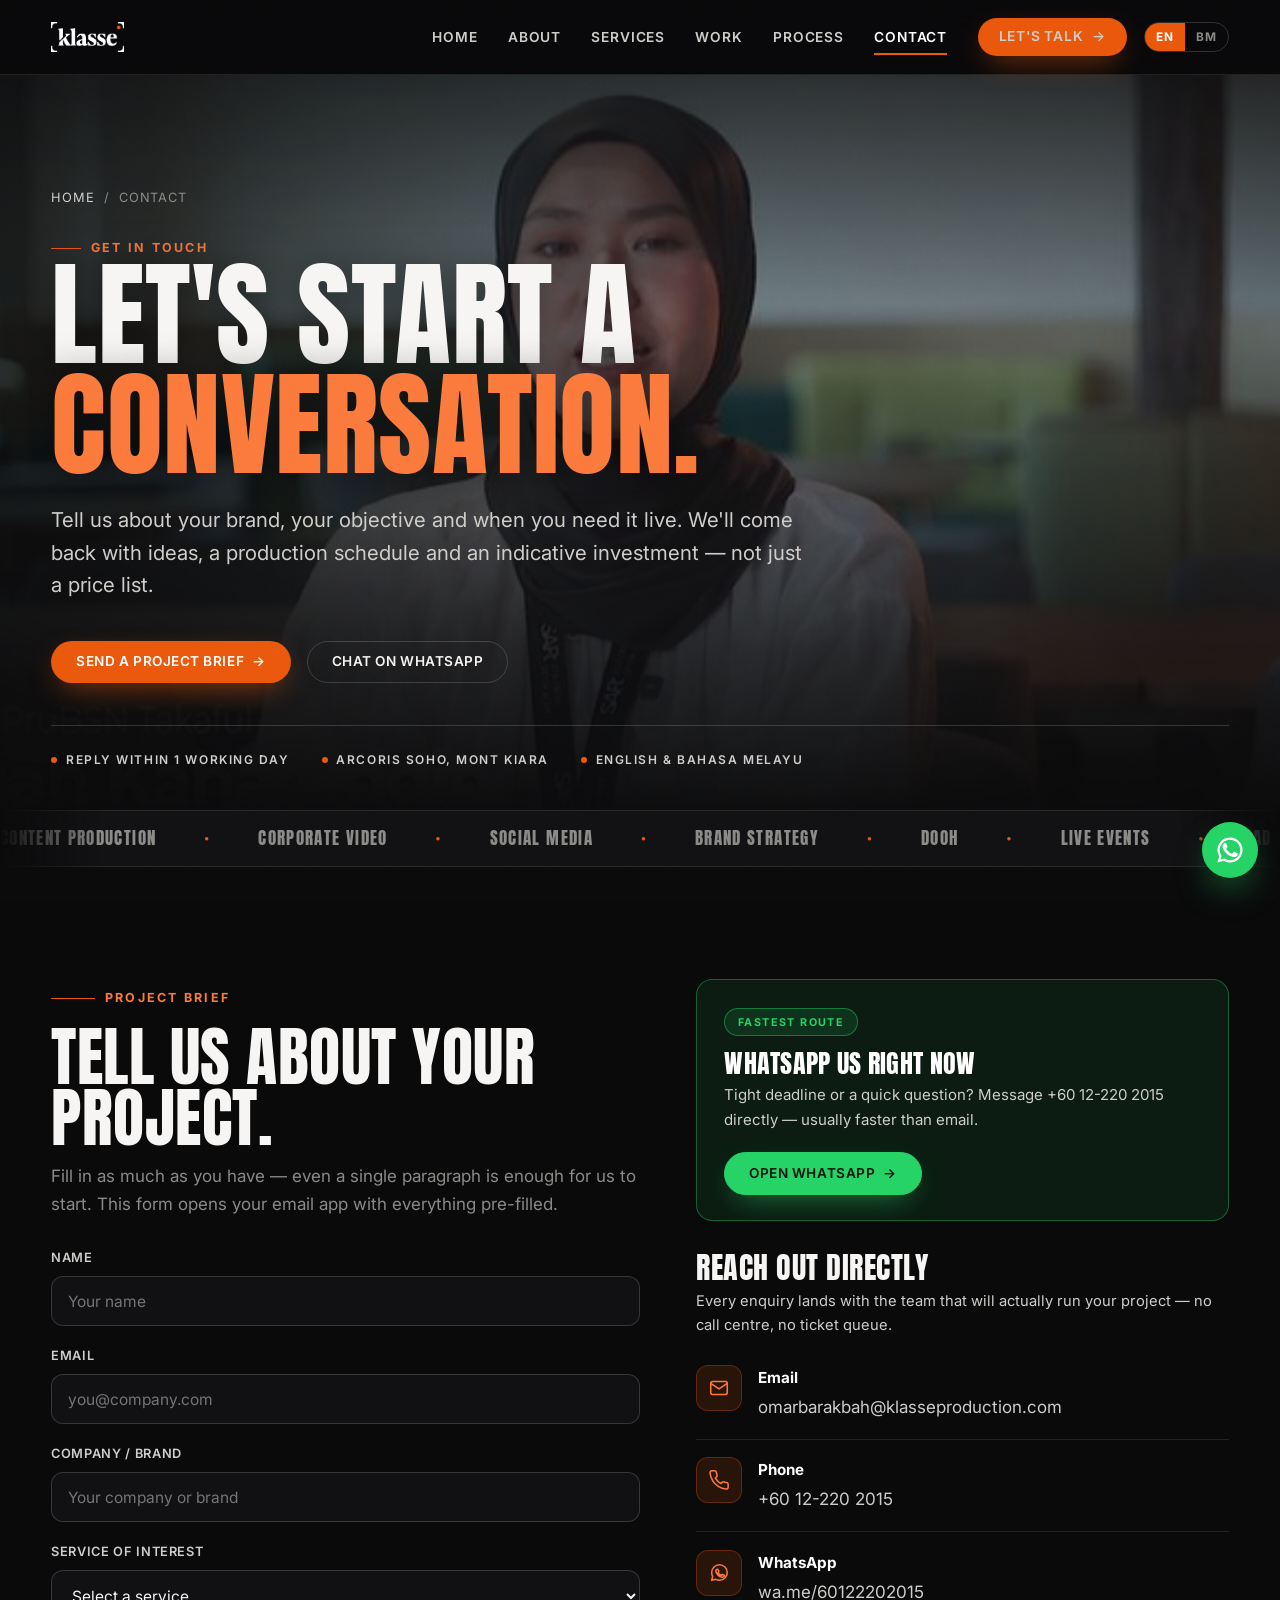
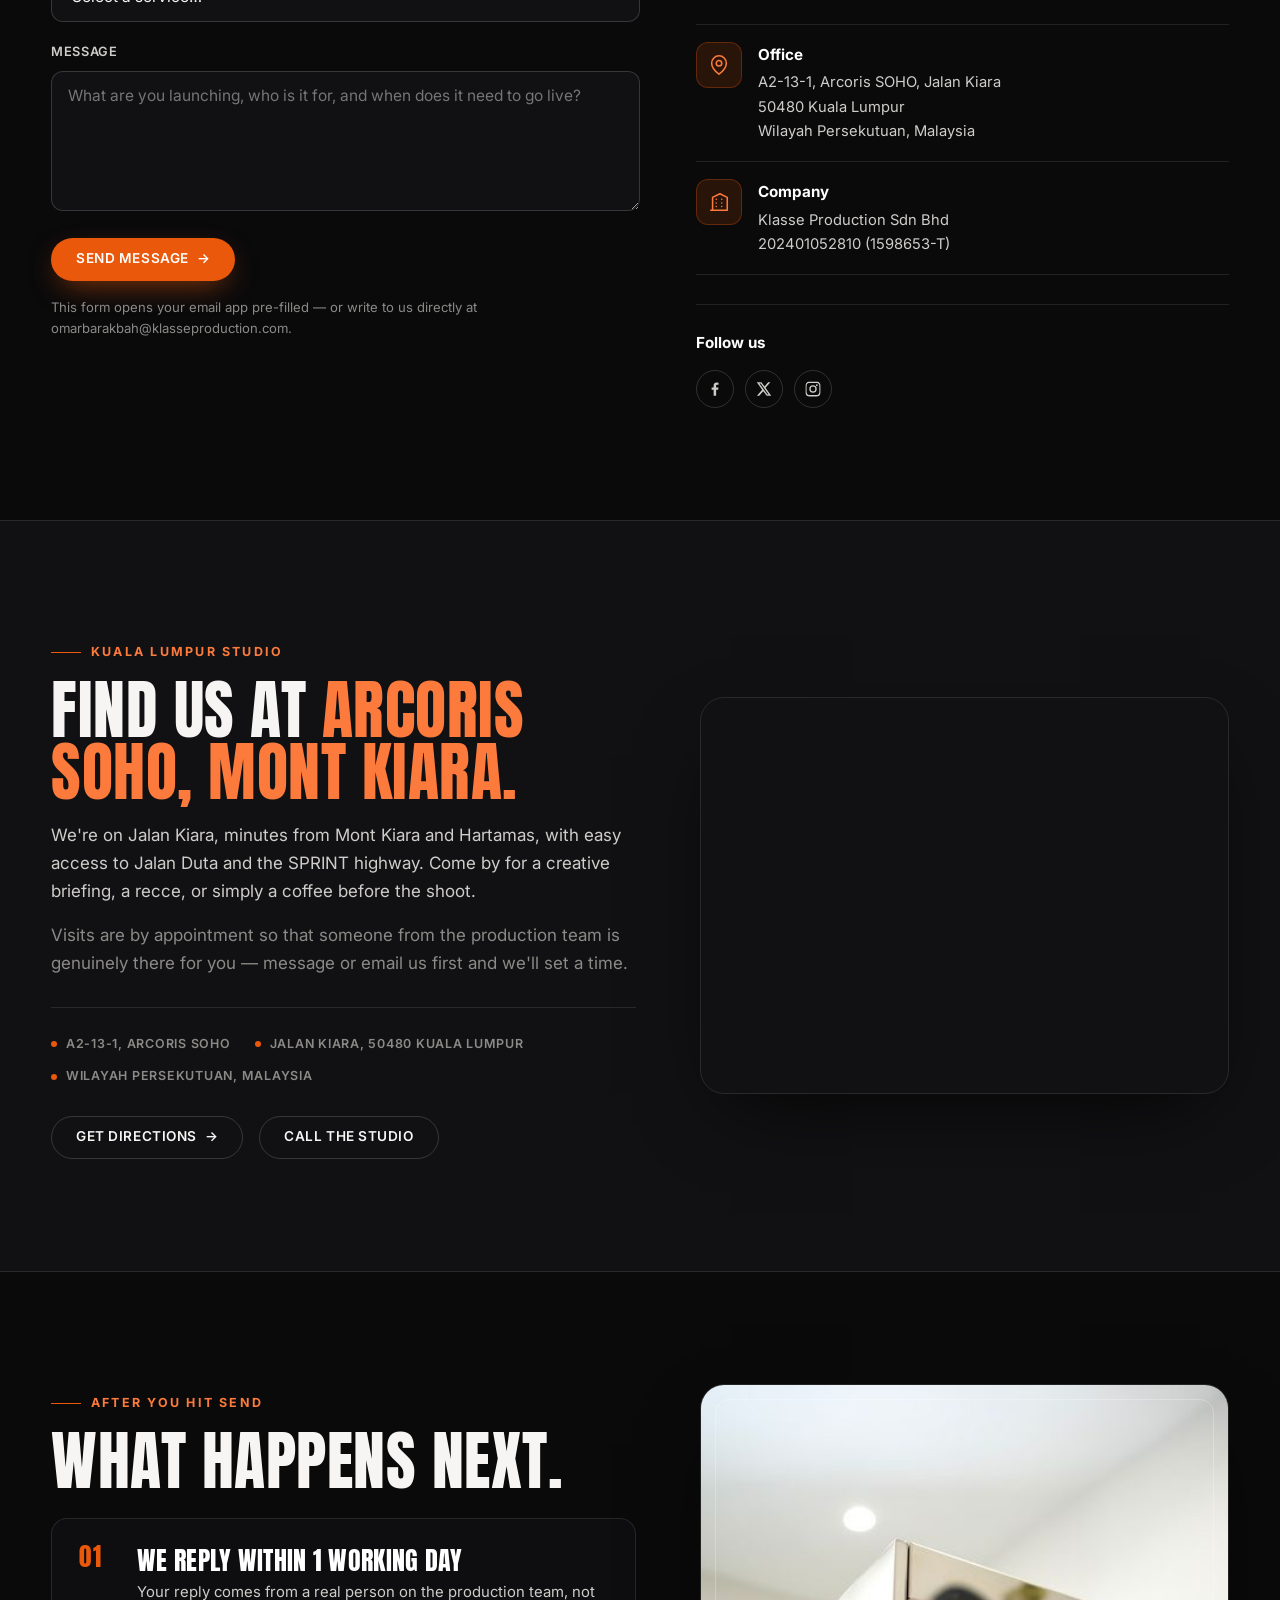
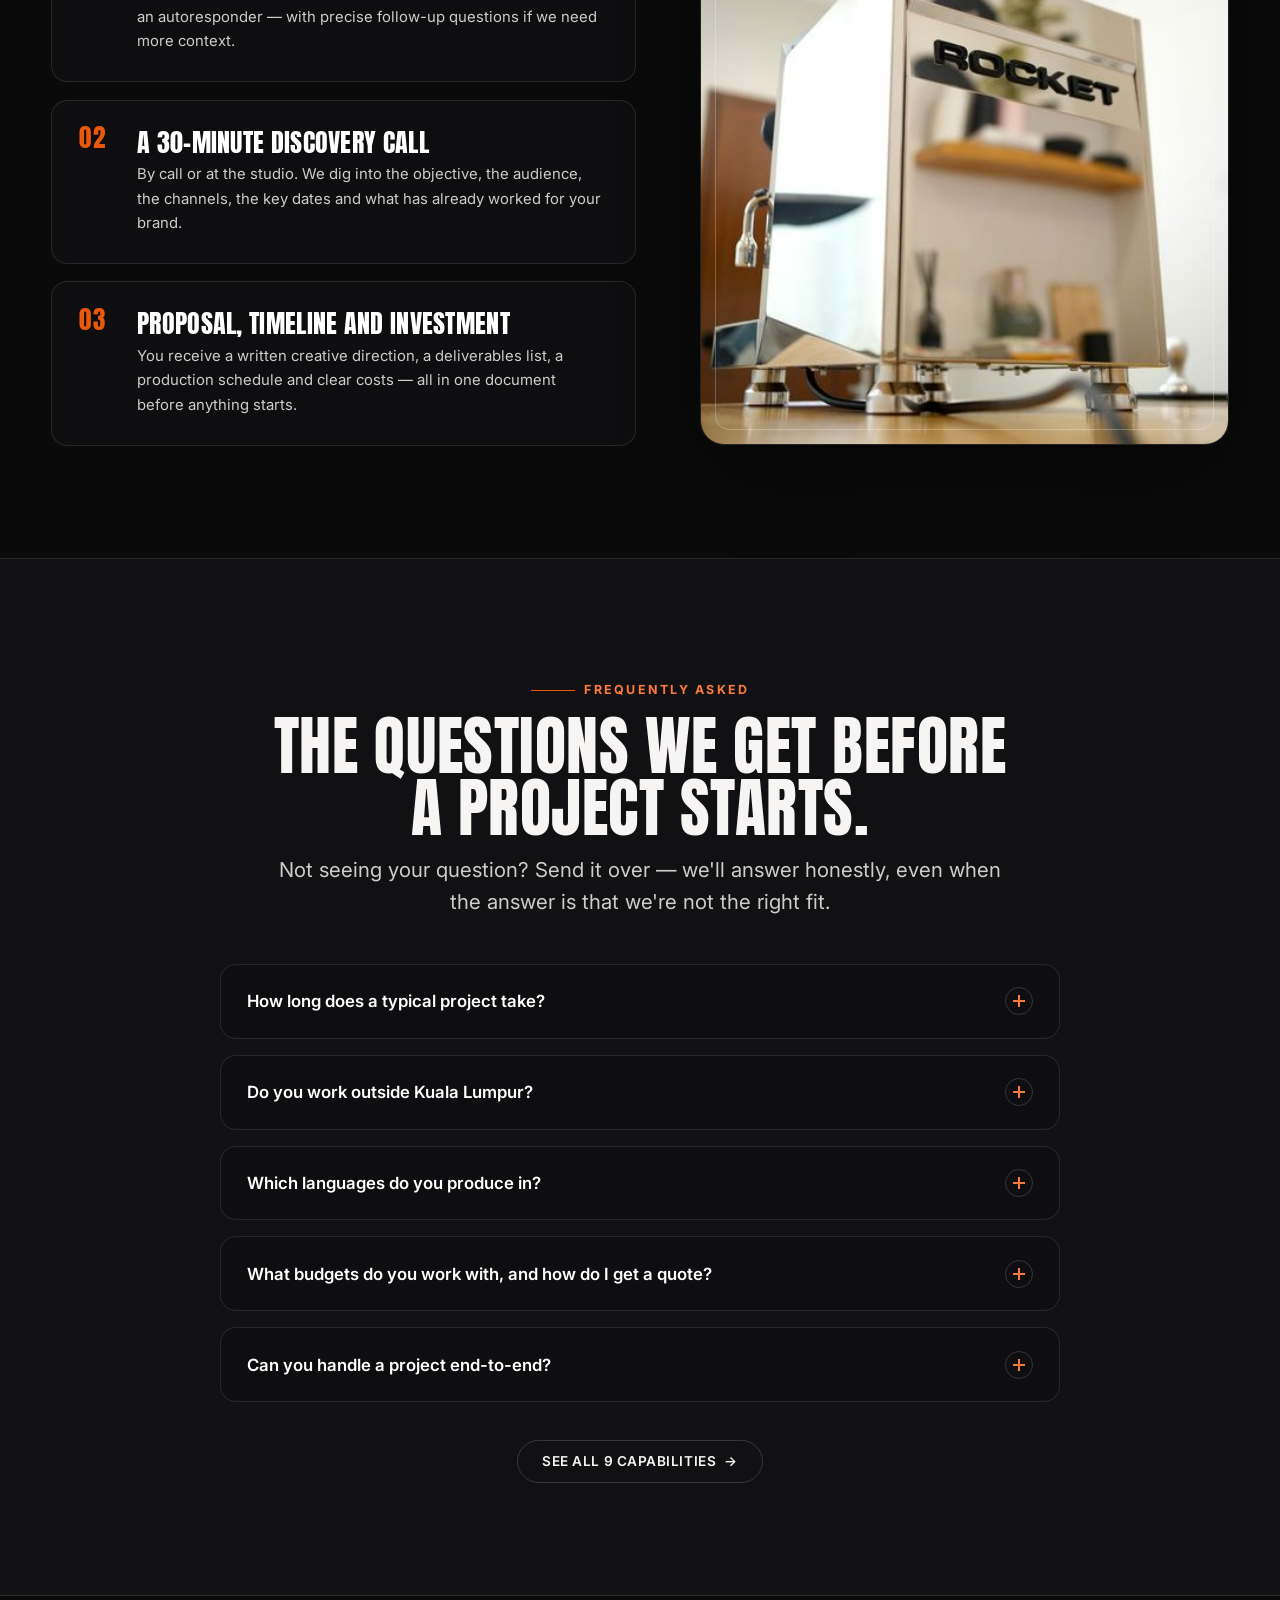
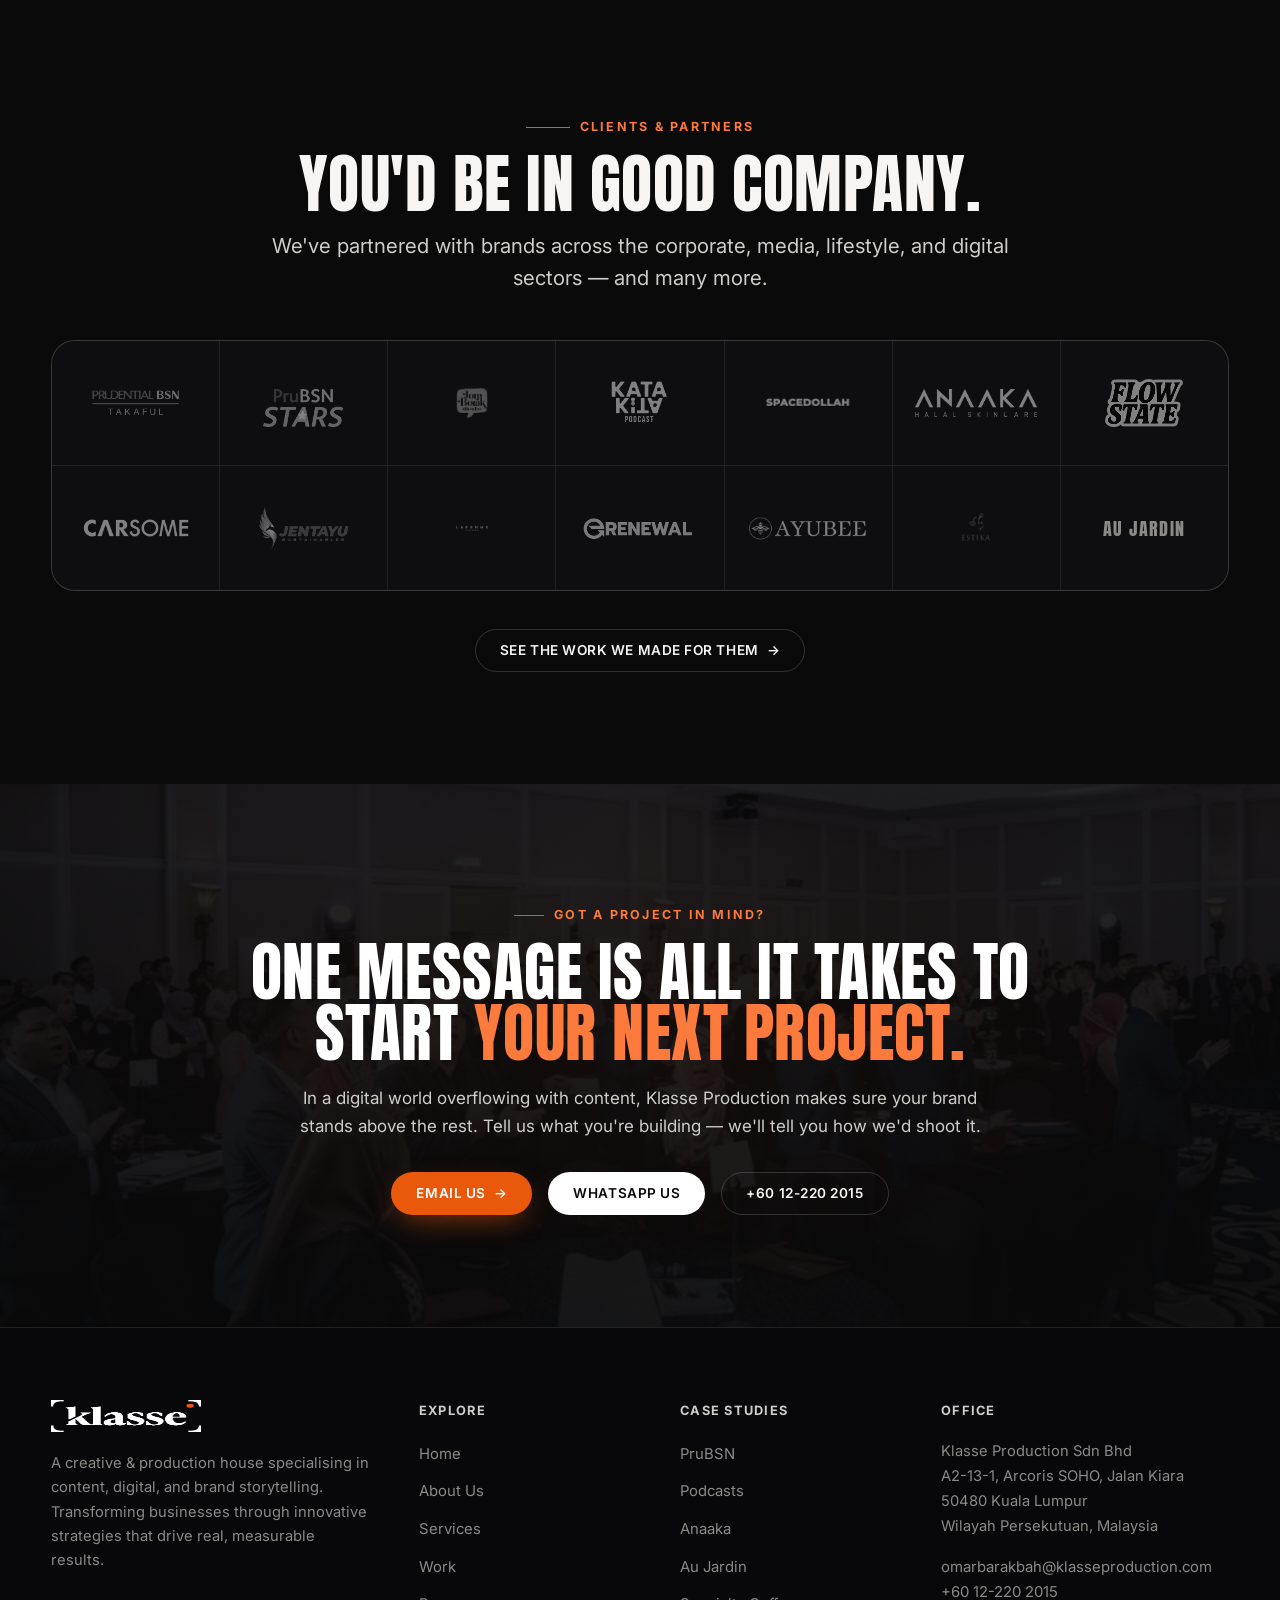
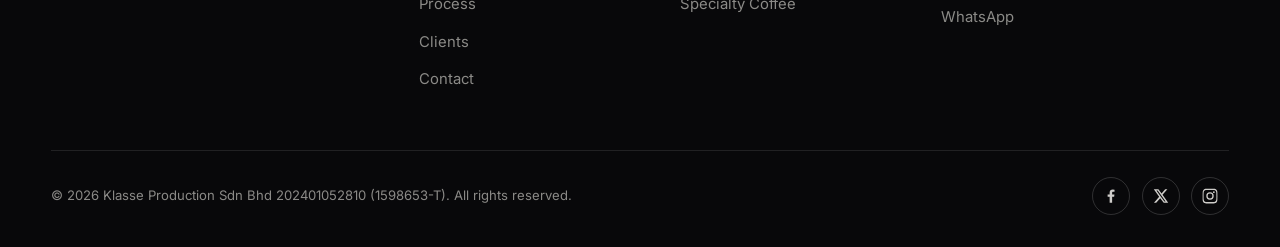
<file: contact.html>
<!DOCTYPE html>
<html lang="en">
<head>
<meta charset="UTF-8">
<meta name="viewport" content="width=device-width, initial-scale=1.0">
<title>Contact — Klasse Productions | Kuala Lumpur Creative &amp; Production House</title>
<meta name="description" content="Talk to Klasse Productions in Kuala Lumpur. Send a project brief, email omarbarakbah@klasseproduction.com, call +60 12-220 2015 or WhatsApp us — we reply within one working day. Studio at Arcoris SOHO, Jalan Kiara.">
<meta name="author" content="Klasse Production Sdn Bhd">
<meta name="theme-color" content="#0a0a0b">
<meta property="og:title" content="Contact — Klasse Productions">
<meta property="og:description" content="Let's start a conversation. Email, call or WhatsApp the Klasse Productions team in Kuala Lumpur — we reply within one working day.">
<meta property="og:type" content="website">
<meta property="og:url" content="https://klasseproduction.com/contact">
<meta property="og:site_name" content="Klasse Productions">
<meta property="og:locale" content="en_MY">
<meta property="og:image" content="https://klasseproduction.com/assets/img/svc-video-1.jpg">
<meta property="og:image:alt" content="Cinema camera set up for a Klasse Productions video shoot in Kuala Lumpur">
<meta name="twitter:card" content="summary_large_image">
<meta name="twitter:title" content="Contact — Klasse Productions">
<meta name="twitter:description" content="Let's start a conversation. Email, call or WhatsApp the Klasse Productions team in Kuala Lumpur — we reply within one working day.">
<meta name="twitter:image" content="https://klasseproduction.com/assets/img/svc-video-1.jpg">
<link rel="canonical" href="https://klasseproduction.com/contact">
<link rel="icon" href="assets/favicon.svg" type="image/svg+xml">
<link rel="preconnect" href="https://fonts.googleapis.com">
<link rel="preconnect" href="https://fonts.gstatic.com" crossorigin>
<link rel="preload" as="image" href="assets/img/svc-video-1.jpg" fetchpriority="high">
<link href="https://fonts.googleapis.com/css2?family=Anton&family=Archivo:wght@600;700;800&family=Inter:wght@400;500;600;700&display=swap" rel="stylesheet">
<link rel="stylesheet" href="assets/styles.css">
<script>document.documentElement.classList.add('js');</script>
<script type="application/ld+json">
{"@context":"https://schema.org","@graph":[{"@type":"Organization","@id":"https://klasseproduction.com/#organization","name":"Klasse Productions","legalName":"KLASSE PRODUCTION SDN. BHD.","url":"https://klasseproduction.com/","logo":"https://klasseproduction.com/assets/logo-white.png","image":"https://klasseproduction.com/assets/img/svc-video-1.jpg","foundingDate":"2024-12-12","foundingLocation":"Kuala Lumpur, Malaysia","email":"omarbarakbah@klasseproduction.com","telephone":"+60122202015","slogan":"Elevating creativity, amplifying impact.","description":"Klasse Production Sdn Bhd is a Kuala Lumpur creative & production house established December 2024, covering event organisation, promotion & management; advertising; and motion picture, video & television programme production.","sameAs":["https://www.facebook.com/klasseproductions","https://x.com/classprod","https://www.instagram.com/klasseproductions"],"address":{"@type":"PostalAddress","streetAddress":"A2-13-1, Arcoris SOHO, Jalan Kiara","addressLocality":"Kuala Lumpur","postalCode":"50480","addressRegion":"Wilayah Persekutuan","addressCountry":"MY"},"contactPoint":[{"@type":"ContactPoint","@id":"https://klasseproduction.com/contact#enquiries","contactType":"sales","name":"New business enquiries","email":"omarbarakbah@klasseproduction.com","telephone":"+60122202015","areaServed":"MY","availableLanguage":["en","ms"]}]},{"@type":"LocalBusiness","@id":"https://klasseproduction.com/#localbusiness","name":"Klasse Productions","image":"https://klasseproduction.com/assets/img/svc-video-1.jpg","url":"https://klasseproduction.com/contact","email":"omarbarakbah@klasseproduction.com","telephone":"+60122202015","priceRange":"$$","foundingDate":"2024-12-12","areaServed":"MY","currenciesAccepted":"MYR","sameAs":["https://www.facebook.com/klasseproductions","https://x.com/classprod","https://www.instagram.com/klasseproductions"],"address":{"@type":"PostalAddress","streetAddress":"A2-13-1, Arcoris SOHO, Jalan Kiara","addressLocality":"Kuala Lumpur","postalCode":"50480","addressRegion":"Wilayah Persekutuan","addressCountry":"MY"},"contactPoint":[{"@type":"ContactPoint","contactType":"customer service","email":"omarbarakbah@klasseproduction.com","telephone":"+60122202015","availableLanguage":["en","ms"]}]},{"@type":"ContactPage","@id":"https://klasseproduction.com/contact#webpage","url":"https://klasseproduction.com/contact","name":"Contact — Klasse Productions","inLanguage":["en-MY","ms-MY"],"about":{"@id":"https://klasseproduction.com/#organization"}}]}
</script>
<script type="application/ld+json">
{"@context":"https://schema.org","@type":"BreadcrumbList","itemListElement":[{"@type":"ListItem","position":1,"name":"Home","item":"https://klasseproduction.com/"},{"@type":"ListItem","position":2,"name":"Contact","item":"https://klasseproduction.com/contact"}]}
</script>
<script type="application/ld+json">
{"@context":"https://schema.org","@type":"FAQPage","mainEntity":[{"@type":"Question","name":"How long does a typical project take?","acceptedAnswer":{"@type":"Answer","text":"It depends on scope. A single content shoot can be planned, filmed and delivered in 1–2 weeks. A full campaign spanning strategy, production, post and distribution usually runs 4–8 weeks. Retainers such as monthly podcasts or social content run on a fixed monthly calendar."}},{"@type":"Question","name":"Do you work outside Kuala Lumpur?","acceptedAnswer":{"@type":"Answer","text":"Yes. We are based at Arcoris SOHO in Mont Kiara and shoot across the Klang Valley and Malaysia. For regional or out-of-state work we coordinate travel, permits, equipment and local crew as part of the production plan."}},{"@type":"Question","name":"Which languages do you produce in?","acceptedAnswer":{"@type":"Answer","text":"English and Bahasa Melayu, including bilingual scripts, subtitles and captions. Our team works with Malaysian and regional audiences daily, so tone and localisation are handled in-house."}},{"@type":"Question","name":"What budgets do you work with, and how do I get a quote?","acceptedAnswer":{"@type":"Answer","text":"Every project is quoted individually — a one-day product shoot and a year-long social retainer sit at very different levels. Send us your objective, deliverables and timeline and we will come back with a written proposal, a production schedule and an indicative investment range."}},{"@type":"Question","name":"Can you handle a project end-to-end?","acceptedAnswer":{"@type":"Answer","text":"Yes. Concept and creative direction, casting and locations, the shoot itself, post-production, DOOH adaptation, ad buys, distribution and reporting. You can also engage us for a single stage — many clients start with one shoot and grow from there."}}]}
</script>
</head>
<body>
<a class="skip-link" href="#content" data-bm="Langkau ke kandungan">Skip to content</a>
<div class="scrollbar"></div>
<div class="grain" aria-hidden="true"></div>

<!-- ===== HEADER (copy verbatim across pages; swap the .active link) ===== -->
<header class="site-header">
  <div class="wrap nav">
    <a class="nav__logo" href="index.html" aria-label="Klasse Productions home"><img src="assets/logo-white.png" alt="Klasse Productions" width="140" height="30"></a>
    <div class="nav__right">
      <nav class="nav__links" id="nav-links" aria-label="Main">
        <a href="index.html" data-i18n="nav.home">Home</a>
        <a href="about.html" data-i18n="nav.about">About</a>
        <a href="services.html" data-i18n="nav.services">Services</a>
        <a href="work.html" data-i18n="nav.work">Work</a>
        <a href="process.html" data-i18n="nav.process">Process</a>
        <a href="contact.html" class="active" data-i18n="nav.contact">Contact</a>
        <a class="btn btn--primary nav__cta" href="contact.html" data-bm="Mari berbual <span class='arrow'>&rarr;</span>">Let's talk <span class="arrow">&rarr;</span></a>
      </nav>
      <div class="lang" role="group" aria-label="Language">
        <button type="button" data-lang="en" class="on" aria-label="Switch to English" aria-pressed="true">EN</button>
        <button type="button" data-lang="bm" aria-label="Tukar ke Bahasa Melayu" aria-pressed="false">BM</button>
      </div>
      <button class="nav__toggle" aria-label="Open menu" aria-expanded="false" aria-controls="nav-links"><span></span><span></span><span></span></button>
    </div>
  </div>
</header>

<!-- ===== 1. HERO (.hero-media--short, real photo) ===== -->
<section class="hero-media hero-media--short" id="content" tabindex="-1">
  <div class="hero-media__bg" data-parallax="0.14">
    <img src="assets/img/svc-video-1.jpg" alt="Cinema camera set up for a Klasse Productions video shoot in Kuala Lumpur" fetchpriority="high" decoding="async" width="1400" height="933">
  </div>
  <div class="hero-media__scrim" aria-hidden="true"></div>
  <div class="wrap hero-media__body">
    <div class="breadcrumb load-up"><a href="index.html" data-i18n="nav.home">Home</a> &nbsp;/&nbsp; <span data-i18n="nav.contact">Contact</span></div>
    <span class="eyebrow load-up d1" data-i18n="eyebrow.getintouch">Get in touch</span>
    <h1 class="load-up d2" data-bm="Mari mulakan <span class='hl'>perbualan.</span>">Let's start a <span class="hl">conversation.</span></h1>
    <p class="lead load-up d3" data-bm="Beritahu kami tentang jenama anda, objektif anda dan bila anda perlukan hasilnya. Kami akan kembali dengan idea, jadual produksi dan anggaran pelaburan — bukan sekadar senarai harga.">Tell us about your brand, your objective and when you need it live. We'll come back with ideas, a production schedule and an indicative investment — not just a price list.</p>
    <div class="hero-media__actions load-up d4">
      <a class="btn btn--primary" href="#enquiry" data-bm="Hantar taklimat projek <span class='arrow'>&rarr;</span>">Send a project brief <span class="arrow">&rarr;</span></a>
      <a class="btn btn--ghost" href="https://wa.me/60122202015" target="_blank" rel="noopener" data-bm="Sembang di WhatsApp">Chat on WhatsApp</a>
    </div>
    <div class="hero-media__meta load-up d4">
      <span data-bm="Balasan dalam 1 hari bekerja">Reply within 1 working day</span>
      <span data-bm="Arcoris SOHO, Mont Kiara">Arcoris SOHO, Mont Kiara</span>
      <span data-bm="Bahasa Inggeris &amp; Bahasa Melayu">English &amp; Bahasa Melayu</span>
    </div>
  </div>
</section>

<!-- ===== 2. CAPABILITY TICKER ===== -->
<div class="ticker" aria-hidden="true">
  <div class="ticker__track">
    <span>Content Production</span><span>Corporate Video</span><span>Social Media</span><span>Brand Strategy</span><span>DOOH</span><span>Live Events</span><span>Ad Buys</span><span>Press &amp; PR</span><span>Retail Distribution</span>
    <span>Content Production</span><span>Corporate Video</span><span>Social Media</span><span>Brand Strategy</span><span>DOOH</span><span>Live Events</span><span>Ad Buys</span><span>Press &amp; PR</span><span>Retail Distribution</span>
  </div>
</div>

<!-- ===== 3. ENQUIRY FORM + DIRECT CHANNELS ===== -->
<section class="section" id="enquiry">
  <div class="wrap contact-grid">

    <div class="reveal">
      <span class="eyebrow" data-bm="Taklimat projek">Project brief</span>
      <h2 style="margin:1.1rem 0 .8rem" data-bm="Ceritakan tentang projek anda.">Tell us about your project.</h2>
      <p class="muted" style="margin-bottom:1.8rem" data-bm="Isikan seberapa banyak yang anda mampu — walaupun hanya satu perenggan sudah memadai untuk kami mulakan. Borang ini membuka aplikasi e-mel anda dengan maklumat sudah terisi.">Fill in as much as you have — even a single paragraph is enough for us to start. This form opens your email app with everything pre-filled.</p>
      <form id="contact-form" novalidate>
        <div class="field"><label for="name" data-bm="Nama">Name</label><input type="text" id="name" name="name" placeholder="Your name" data-bm-ph="Nama anda" autocomplete="name" required></div>
        <div class="field"><label for="email" data-bm="E-mel">Email</label><input type="email" id="email" name="email" placeholder="you@company.com" data-bm-ph="anda@syarikat.com" autocomplete="email" required></div>
        <div class="field"><label for="company" data-bm="Syarikat / Jenama">Company / Brand</label><input type="text" id="company" name="company" placeholder="Your company or brand" data-bm-ph="Syarikat atau jenama anda" autocomplete="organization"></div>
        <div class="field">
          <label for="service" data-bm="Perkhidmatan yang diminati">Service of interest</label>
          <select id="service" name="service">
            <option value="" data-bm="Pilih perkhidmatan…">Select a service…</option>
            <option data-bm="Produksi Kandungan &amp; Pembangunan Kreatif">Content Production &amp; Creative Development</option>
            <option data-bm="Produksi Video Korporat &amp; Komersial">Corporate &amp; Commercial Video Production</option>
            <option data-bm="Pengurusan Digital &amp; Media Sosial">Digital &amp; Social Media Management</option>
            <option data-bm="Strategi Jenama &amp; Kempen">Brand &amp; Campaign Strategy</option>
            <option data-bm="DOOH &amp; Kandungan Format Besar">DOOH &amp; Large Format Content</option>
            <option data-bm="Produksi Acara &amp; Langsung">Event &amp; Live Production</option>
            <option data-bm="Pembelian Iklan &amp; Strategi Galakan">Ad Buys &amp; Boosting Strategy</option>
            <option data-bm="Siaran Akhbar &amp; Sidang Media">Press Release &amp; Press Conference</option>
            <option data-bm="Pengedaran &amp; Pengurusan Runcit">Retail Distribution &amp; Management</option>
            <option data-bm="Lain-lain">Something else</option>
          </select>
        </div>
        <div class="field"><label for="message" data-bm="Mesej">Message</label><textarea id="message" name="message" placeholder="What are you launching, who is it for, and when does it need to go live?" data-bm-ph="Apa yang anda lancarkan, untuk siapa, dan bila ia perlu disiarkan?" required></textarea></div>
        <button type="submit" class="btn btn--primary" data-bm="Hantar mesej <span class='arrow'>&rarr;</span>">Send message <span class="arrow">&rarr;</span></button>
        <p class="form-note" id="form-status" data-bm="Borang ini membuka aplikasi e-mel anda dengan maklumat terisi — atau e-mel terus kepada omarbarakbah@klasseproduction.com.">This form opens your email app pre-filled — or write to us directly at omarbarakbah@klasseproduction.com.</p>
      </form>
    </div>

    <div class="contact-info reveal">

      <!-- prominent WhatsApp CTA -->
      <div style="border:1px solid rgba(37,211,102,.38);background:rgba(37,211,102,.09);border-radius:var(--r);padding:1.6rem 1.7rem;margin-bottom:2rem">
        <span class="chip chip--ghost" style="color:#25d366;border-color:rgba(37,211,102,.45);background:rgba(37,211,102,.12)" data-bm="Cara terpantas">Fastest route</span>
        <h3 style="color:#fff;margin:.9rem 0 .5rem" data-bm="WhatsApp kami sekarang">WhatsApp us right now</h3>
        <p style="font-size:.94rem;margin-bottom:1.2rem" data-bm="Ada tarikh akhir yang ketat atau soalan pantas? Mesej terus ke +60 12-220 2015 — biasanya lebih pantas daripada e-mel.">Tight deadline or a quick question? Message +60 12-220 2015 directly — usually faster than email.</p>
        <a class="btn btn--primary" href="https://wa.me/60122202015" target="_blank" rel="noopener" style="background:#25d366;border-color:#25d366;color:#08130c;box-shadow:0 10px 30px -12px rgba(37,211,102,.75)" data-bm="Buka WhatsApp <span class='arrow'>&rarr;</span>">Open WhatsApp <span class="arrow">&rarr;</span></a>
      </div>

      <h2 style="font-size:1.9rem;margin-bottom:.4rem" data-bm="Hubungi kami terus">Reach out directly</h2>
      <p class="muted" style="margin-bottom:.6rem" data-bm="Setiap pertanyaan sampai terus kepada pasukan yang akan mengendalikan projek anda — tiada pusat panggilan, tiada borang tiket.">Every enquiry lands with the team that will actually run your project — no call centre, no ticket queue.</p>

      <div class="info-item"><div class="ic"><svg viewBox="0 0 24 24"><rect x="3" y="5" width="18" height="14" rx="2"/><path d="m3 7 9 6 9-6"/></svg></div><div><h4 data-bm="E-mel">Email</h4><a href="mailto:omarbarakbah@klasseproduction.com">omarbarakbah@klasseproduction.com</a></div></div>
      <div class="info-item"><div class="ic"><svg viewBox="0 0 24 24"><path d="M22 16.9v3a2 2 0 0 1-2.2 2 19.8 19.8 0 0 1-8.6-3 19.5 19.5 0 0 1-6-6 19.8 19.8 0 0 1-3-8.6A2 2 0 0 1 4.1 2h3a2 2 0 0 1 2 1.7c.1 1 .4 1.9.7 2.8a2 2 0 0 1-.5 2.1L8.1 9.9a16 16 0 0 0 6 6l1.3-1.3a2 2 0 0 1 2.1-.5c.9.3 1.8.6 2.8.7a2 2 0 0 1 1.7 2Z"/></svg></div><div><h4 data-bm="Telefon">Phone</h4><a href="tel:+60122202015">+60 12-220 2015</a></div></div>
      <div class="info-item"><div class="ic"><svg viewBox="0 0 24 24"><path d="M21 11.5a8.4 8.4 0 0 1-8.5 8.4 8.5 8.5 0 0 1-4-1L4 20l1.1-4.4a8.4 8.4 0 0 1-1.1-4.1 8.5 8.5 0 0 1 17 0Z"/><path d="M9.2 8.4c.2-.5.4-.5.7-.5h.5c.2 0 .4 0 .6.5l.7 1.6c.1.3 0 .5-.1.7l-.4.5c-.2.2-.3.3-.1.6a7 7 0 0 0 3 2.6c.3.2.5.1.7-.1l.5-.6c.2-.2.4-.2.6-.1l1.6.8c.3.2.4.3.4.5a2 2 0 0 1-1.3 1.6c-.5.2-1.2.3-3.5-.7a9.5 9.5 0 0 1-4-4c-.9-1.9-.5-2.8-.3-3.4Z"/></svg></div><div><h4>WhatsApp</h4><a href="https://wa.me/60122202015" target="_blank" rel="noopener">wa.me/60122202015</a></div></div>
      <div class="info-item"><div class="ic"><svg viewBox="0 0 24 24"><path d="M20 10c0 6-8 12-8 12s-8-6-8-12a8 8 0 0 1 16 0Z"/><circle cx="12" cy="10" r="3"/></svg></div><div><h4 data-bm="Pejabat">Office</h4><p>A2-13-1, Arcoris SOHO, Jalan Kiara<br>50480 Kuala Lumpur<br>Wilayah Persekutuan, Malaysia</p></div></div>
      <div class="info-item"><div class="ic"><svg viewBox="0 0 24 24"><path d="M3 21h18M5 21V7l8-4 8 4v14M9 9h.01M9 13h.01M9 17h.01M15 9h.01M15 13h.01M15 17h.01"/></svg></div><div><h4 data-bm="Syarikat">Company</h4><p>Klasse Production Sdn Bhd<br>202401052810 (1598653-T)</p></div></div>

      <div style="margin-top:1.8rem;padding-top:1.6rem;border-top:1px solid var(--line)">
        <h4 style="font-family:'Inter';font-weight:700;font-size:.95rem;color:#fff;text-transform:none;letter-spacing:0;margin-bottom:.9rem" data-bm="Ikuti kami">Follow us</h4>
        <div class="social">
          <a href="https://www.facebook.com/klasseproductions" aria-label="Klasse Productions on Facebook" target="_blank" rel="noopener"><svg viewBox="0 0 24 24" aria-hidden="true"><path d="M13.5 21v-8h2.69l.4-3.12h-3.09V7.9c0-.9.25-1.52 1.55-1.52h1.65V3.58A22 22 0 0 0 14.3 3.45c-2.44 0-4.11 1.49-4.11 4.22v2.21H7.5V13h2.69v8h3.31Z"/></svg></a>
          <a href="https://x.com/classprod" aria-label="Klasse Productions on X (Twitter)" target="_blank" rel="noopener"><svg viewBox="0 0 24 24" aria-hidden="true"><path d="M17.53 3H20.5l-6.48 7.4L21.6 21h-5.97l-4.68-6.12L5.6 21H2.63l6.93-7.92L2.4 3h6.12l4.23 5.6L17.53 3Zm-1.05 16.2h1.65L7.6 4.7H5.83l10.65 14.5Z"/></svg></a>
          <!-- TODO: confirm IG handle -->
          <a href="https://www.instagram.com/klasseproductions" aria-label="Klasse Productions on Instagram" target="_blank" rel="noopener"><svg viewBox="0 0 24 24" aria-hidden="true"><path d="M12 2.2c3.2 0 3.6 0 4.9.07 1.2.05 1.8.25 2.2.42.6.2 1 .5 1.4.9.4.4.7.8.9 1.4.17.4.37 1 .42 2.2.06 1.3.07 1.7.07 4.9s0 3.6-.07 4.9c-.05 1.2-.25 1.8-.42 2.2a3.8 3.8 0 0 1-.9 1.4c-.4.4-.8.7-1.4.9-.4.17-1 .37-2.2.42-1.3.06-1.7.07-4.9.07s-3.6 0-4.9-.07c-1.2-.05-1.8-.25-2.2-.42a3.8 3.8 0 0 1-1.4-.9 3.8 3.8 0 0 1-.9-1.4c-.17-.4-.37-1-.42-2.2C2.2 15.6 2.2 15.2 2.2 12s0-3.6.07-4.9c.05-1.2.25-1.8.42-2.2.2-.6.5-1 .9-1.4.4-.4.8-.7 1.4-.9.4-.17 1-.37 2.2-.42C8.4 2.2 8.8 2.2 12 2.2Zm0 1.8c-3.1 0-3.5 0-4.7.07-.9.04-1.4.2-1.7.32-.43.17-.74.37-1.06.69-.32.32-.52.63-.69 1.06-.12.3-.28.8-.32 1.7C3.46 9.1 3.45 9.5 3.45 12s0 2.9.07 4.1c.04.9.2 1.4.32 1.7.17.43.37.74.69 1.06.32.32.63.52 1.06.69.3.12.8.28 1.7.32 1.2.06 1.6.07 4.7.07s3.5 0 4.7-.07c.9-.04 1.4-.2 1.7-.32.43-.17.74-.37 1.06-.69.32-.32.52-.63.69-1.06.12-.3.28-.8.32-1.7.06-1.2.07-1.6.07-4.1s0-2.9-.07-4.1c-.04-.9-.2-1.4-.32-1.7a2.9 2.9 0 0 0-.69-1.06 2.9 2.9 0 0 0-1.06-.69c-.3-.12-.8-.28-1.7-.32C15.5 4 15.1 4 12 4Zm0 3.05A4.95 4.95 0 1 1 7.05 12 4.95 4.95 0 0 1 12 7.05Zm0 8.16A3.21 3.21 0 1 0 8.79 12 3.21 3.21 0 0 0 12 15.21Zm6.3-8.36a1.16 1.16 0 1 1-1.15-1.15 1.16 1.16 0 0 1 1.15 1.15Z"/></svg></a>
        </div>
      </div>

    </div>

  </div>
</section>

<!-- ===== 4. FIND THE STUDIO (map) ===== -->
<section class="section section--panel">
  <div class="wrap split split--center">
    <div>
      <span class="eyebrow reveal" data-bm="Studio Kuala Lumpur">Kuala Lumpur studio</span>
      <h2 class="reveal" style="margin:1.1rem 0" data-bm="Cari kami di <span class='hl'>Arcoris SOHO, Mont Kiara.</span>">Find us at <span class="hl">Arcoris SOHO, Mont Kiara.</span></h2>
      <p class="reveal" style="margin-bottom:1rem" data-bm="Pangkalan kami berada di Jalan Kiara, beberapa minit dari Mont Kiara dan Hartamas, dengan akses mudah ke Jalan Duta dan lebuh raya SPRINT. Datang untuk sesi taklimat kreatif, tinjauan lokasi, atau sekadar kopi sebelum penggambaran.">We're on Jalan Kiara, minutes from Mont Kiara and Hartamas, with easy access to Jalan Duta and the SPRINT highway. Come by for a creative briefing, a recce, or simply a coffee before the shoot.</p>
      <p class="reveal muted" data-bm="Kunjungan adalah melalui temujanji supaya seseorang daripada pasukan produksi benar-benar berada di sana untuk anda — mesej atau e-mel kami dahulu dan kami akan aturkan masa.">Visits are by appointment so that someone from the production team is genuinely there for you — message or email us first and we'll set a time.</p>
      <div class="studio-note reveal">
        <span>A2-13-1, Arcoris SOHO</span>
        <span>Jalan Kiara, 50480 Kuala Lumpur</span>
        <span data-bm="Wilayah Persekutuan, Malaysia">Wilayah Persekutuan, Malaysia</span>
      </div>
      <div class="hero-media__actions reveal" style="margin-top:1.8rem">
        <a class="btn btn--ghost" href="https://www.google.com/maps/search/?api=1&amp;query=Arcoris+SOHO+Jalan+Kiara+50480+Kuala+Lumpur" target="_blank" rel="noopener" data-bm="Dapatkan arah <span class='arrow'>&rarr;</span>">Get directions <span class="arrow">&rarr;</span></a>
        <a class="btn btn--ghost" href="tel:+60122202015" data-bm="Hubungi studio">Call the studio</a>
      </div>
    </div>
    <div class="split__media split__media--wide reveal" style="min-height:340px">
      <iframe title="Map showing Klasse Production at Arcoris SOHO, Jalan Kiara, Kuala Lumpur" src="https://www.google.com/maps?q=Arcoris%20SOHO%20Jalan%20Kiara%2050480%20Kuala%20Lumpur&amp;output=embed" style="width:100%;height:100%;border:0;display:block;filter:invert(.92) hue-rotate(180deg)" loading="lazy" referrerpolicy="no-referrer-when-downgrade"></iframe>
    </div>
  </div>
</section>

<!-- ===== 5. WHAT HAPPENS NEXT ===== -->
<section class="section">
  <div class="wrap split split--top">
    <div>
      <span class="eyebrow reveal" data-bm="Selepas anda menghantar">After you hit send</span>
      <h2 class="reveal" style="margin:1.1rem 0 1.6rem" data-bm="Apa yang berlaku seterusnya.">What happens next.</h2>
      <ol class="step-list">
        <li class="step-list__item reveal">
          <h3 data-bm="Kami membalas dalam 1 hari bekerja">We reply within 1 working day</h3>
          <p data-bm="Balasan anda datang daripada manusia sebenar dalam pasukan produksi, bukan jawapan automatik — dengan soalan susulan yang tepat jika kami perlukan lebih banyak konteks.">Your reply comes from a real person on the production team, not an autoresponder — with precise follow-up questions if we need more context.</p>
        </li>
        <li class="step-list__item reveal">
          <h3 data-bm="Panggilan penemuan 30 minit">A 30-minute discovery call</h3>
          <p data-bm="Melalui panggilan atau di studio. Kami mendalami objektif, khalayak, saluran, tarikh penting dan apa yang telah berjaya untuk jenama anda sebelum ini.">By call or at the studio. We dig into the objective, the audience, the channels, the key dates and what has already worked for your brand.</p>
        </li>
        <li class="step-list__item reveal">
          <h3 data-bm="Cadangan, jadual dan pelaburan">Proposal, timeline and investment</h3>
          <p data-bm="Anda menerima arah kreatif bertulis, senarai penyampaian, jadual produksi dan kos yang jelas — semuanya dalam satu dokumen sebelum apa-apa dimulakan.">You receive a written creative direction, a deliverables list, a production schedule and clear costs — all in one document before anything starts.</p>
        </li>
      </ol>
    </div>
    <div class="split__media reveal">
      <span class="frame" aria-hidden="true"></span>
      <img src="assets/img/about-3.jpg" alt="Klasse Productions team planning a shoot on location in Kuala Lumpur" loading="lazy" decoding="async" width="1400" height="1750">
    </div>
  </div>
</section>

<!-- ===== 6. FAQ ===== -->
<section class="section section--panel">
  <div class="wrap">
    <div class="section-head section-head--center reveal" style="margin-bottom:2.8rem">
      <span class="eyebrow" data-i18n="eyebrow.faq">Frequently asked</span>
      <h2 data-bm="Soalan yang kami terima sebelum projek bermula.">The questions we get before a project starts.</h2>
      <p class="lead muted" data-bm="Tiada jawapan untuk soalan anda di sini? Hantar mesej — kami akan jawab dengan jujur, walaupun jawapannya ialah kami bukan pilihan yang tepat.">Not seeing your question? Send it over — we'll answer honestly, even when the answer is that we're not the right fit.</p>
    </div>
    <div class="faq reveal">
      <div class="faq-item">
        <button class="faq-q" type="button"><span data-bm="Berapa lama masa yang diambil untuk sesuatu projek?">How long does a typical project take?</span><span class="plus" aria-hidden="true"></span></button>
        <div class="faq-a"><p data-bm="Bergantung pada skop. Satu sesi penggambaran kandungan boleh dirancang, digambar dan disiapkan dalam 1–2 minggu. Kempen penuh yang merangkumi strategi, produksi, pasca-produksi dan pengedaran biasanya mengambil masa 4–8 minggu. Kerja retainer seperti podcast bulanan atau kandungan sosial berjalan mengikut kalendar bulanan yang tetap.">It depends on scope. A single content shoot can be planned, filmed and delivered in 1–2 weeks. A full campaign spanning strategy, production, post and distribution usually runs 4–8 weeks. Retainers such as monthly podcasts or social content run on a fixed monthly calendar.</p></div>
      </div>
      <div class="faq-item">
        <button class="faq-q" type="button"><span data-bm="Adakah anda bekerja di luar Kuala Lumpur?">Do you work outside Kuala Lumpur?</span><span class="plus" aria-hidden="true"></span></button>
        <div class="faq-a"><p data-bm="Ya. Pangkalan kami di Arcoris SOHO, Mont Kiara dan kami menggambar di seluruh Lembah Klang serta Malaysia. Untuk kerja serantau atau di luar negeri, kami menyelaras perjalanan, permit, peralatan dan kru tempatan sebagai sebahagian daripada pelan produksi.">Yes. We are based at Arcoris SOHO in Mont Kiara and shoot across the Klang Valley and Malaysia. For regional or out-of-state work we coordinate travel, permits, equipment and local crew as part of the production plan.</p></div>
      </div>
      <div class="faq-item">
        <button class="faq-q" type="button"><span data-bm="Dalam bahasa apa anda menghasilkan kandungan?">Which languages do you produce in?</span><span class="plus" aria-hidden="true"></span></button>
        <div class="faq-a"><p data-bm="Bahasa Inggeris dan Bahasa Melayu, termasuk skrip dwibahasa, sari kata dan kapsyen. Pasukan kami bekerja dengan khalayak Malaysia dan serantau setiap hari, jadi nada dan penyetempatan diuruskan secara dalaman.">English and Bahasa Melayu, including bilingual scripts, subtitles and captions. Our team works with Malaysian and regional audiences daily, so tone and localisation are handled in-house.</p></div>
      </div>
      <div class="faq-item">
        <button class="faq-q" type="button"><span data-bm="Bajet apa yang anda terima, dan bagaimana saya mendapat sebut harga?">What budgets do you work with, and how do I get a quote?</span><span class="plus" aria-hidden="true"></span></button>
        <div class="faq-a"><p data-bm="Setiap projek disebut harga secara individu — penggambaran produk sehari dan retainer sosial setahun berada pada tahap yang sangat berbeza. Hantarkan objektif, penyampaian dan garis masa anda dan kami akan kembali dengan cadangan bertulis, jadual produksi dan julat pelaburan anggaran.">Every project is quoted individually — a one-day product shoot and a year-long social retainer sit at very different levels. Send us your objective, deliverables and timeline and we'll come back with a written proposal, a production schedule and an indicative investment range.</p></div>
      </div>
      <div class="faq-item">
        <button class="faq-q" type="button"><span data-bm="Bolehkah anda mengendalikan projek dari awal hingga akhir?">Can you handle a project end-to-end?</span><span class="plus" aria-hidden="true"></span></button>
        <div class="faq-a"><p data-bm="Ya. Konsep dan arah kreatif, pemilihan pelakon dan lokasi, penggambaran itu sendiri, pasca-produksi, adaptasi DOOH, pembelian iklan, pengedaran dan pelaporan. Anda juga boleh melantik kami untuk satu peringkat sahaja — ramai klien bermula dengan satu penggambaran dan berkembang dari situ.">Yes. Concept and creative direction, casting and locations, the shoot itself, post-production, DOOH adaptation, ad buys, distribution and reporting. You can also engage us for a single stage — many clients start with one shoot and grow from there.</p></div>
      </div>
    </div>
    <div class="center" style="margin-top:2.4rem">
      <a class="btn btn--ghost reveal" href="services.html" data-bm="Lihat kesemua 9 keupayaan <span class='arrow'>&rarr;</span>">See all 9 capabilities <span class="arrow">&rarr;</span></a>
    </div>
  </div>
</section>

<!-- ===== 7. CLIENT LOGO WALL (reassurance) ===== -->
<section class="section">
  <div class="wrap">
    <div class="section-head section-head--center reveal" style="margin-bottom:2.8rem">
      <span class="eyebrow" data-i18n="eyebrow.clients">Clients &amp; partners</span>
      <h2 data-bm="Anda akan berada dalam kalangan yang baik.">You'd be in good company.</h2>
      <p class="lead muted" data-i18n="clients.note">We've partnered with brands across the corporate, media, lifestyle, and digital sectors — and many more.</p>
    </div>
    <div class="logo-wall reveal">
      <div class="logo-wall__item"><img src="assets/logos/prudential-bsn-takaful.png" alt="Prudential BSN Takaful logo" loading="lazy" decoding="async"></div>
      <div class="logo-wall__item"><img src="assets/logos/prubsn-stars.png" alt="PruBSN Stars logo" loading="lazy" decoding="async"></div>
      <div class="logo-wall__item"><img src="assets/logos/jom-borak.png" alt="Jom Borak logo" loading="lazy" decoding="async"></div>
      <div class="logo-wall__item"><img src="assets/logos/kata-kita.png" alt="Kata Kita Podcast logo" loading="lazy" decoding="async"></div>
      <div class="logo-wall__item"><img src="assets/logos/spacedollah.png" alt="SpaceDollah logo" loading="lazy" decoding="async"></div>
      <div class="logo-wall__item"><img src="assets/logos/anaaka.png" alt="Anaaka logo" loading="lazy" decoding="async"></div>
      <div class="logo-wall__item"><img src="assets/logos/flow-state.png" alt="Flow State logo" loading="lazy" decoding="async"></div>
      <div class="logo-wall__item"><img src="assets/logos/carsome.png" alt="Carsome logo" loading="lazy" decoding="async"></div>
      <div class="logo-wall__item"><img src="assets/logos/jentayu.png" alt="Jentayu logo" loading="lazy" decoding="async"></div>
      <div class="logo-wall__item"><img src="assets/logos/larenme.png" alt="Larenme logo" loading="lazy" decoding="async"></div>
      <div class="logo-wall__item"><img src="assets/logos/renewal.png" alt="Renewal logo" loading="lazy" decoding="async"></div>
      <div class="logo-wall__item"><img src="assets/logos/ayubee.png" alt="Ayubee logo" loading="lazy" decoding="async"></div>
      <div class="logo-wall__item"><img src="assets/logos/estika.png" alt="Estika logo" loading="lazy" decoding="async"></div>
      <div class="logo-wall__item logo-wall__item--text">Au Jardin</div>
    </div>
    <div class="center" style="margin-top:2.4rem">
      <a class="btn btn--ghost reveal" href="work.html" data-bm="Lihat kerja yang kami hasilkan untuk mereka <span class='arrow'>&rarr;</span>">See the work we made for them <span class="arrow">&rarr;</span></a>
    </div>
  </div>
</section>

<!-- ===== 8. CLOSING CTA BAND over a real photo ===== -->
<section class="section cta-band">
  <div class="cta-band__bg" aria-hidden="true"><img src="assets/img/mdrt-2.jpg" alt="" loading="lazy" decoding="async"></div>
  <div class="wrap">
    <span class="eyebrow reveal" style="justify-content:center" data-i18n="eyebrow.projectMind">Got a project in mind?</span>
    <h2 class="reveal" style="margin-top:1rem" data-bm="Satu mesej sahaja memulakan <span class='hl'>projek anda yang seterusnya.</span>">One message is all it takes to start <span class="hl">your next project.</span></h2>
    <p class="reveal" data-bm="Dalam dunia digital yang dipenuhi kandungan, Klasse Production memastikan jenama anda menonjol berbanding yang lain. Beritahu kami apa yang anda bina — kami akan beritahu bagaimana kami akan menggambarkannya.">In a digital world overflowing with content, Klasse Production makes sure your brand stands above the rest. Tell us what you're building — we'll tell you how we'd shoot it.</p>
    <div class="hero__actions reveal" style="margin-top:2rem">
      <a class="btn btn--primary" href="mailto:omarbarakbah@klasseproduction.com" data-bm="E-mel kami <span class='arrow'>&rarr;</span>">Email us <span class="arrow">&rarr;</span></a>
      <a class="btn btn--light" href="https://wa.me/60122202015" target="_blank" rel="noopener" data-bm="WhatsApp kami">WhatsApp us</a>
      <a class="btn btn--ghost" href="tel:+60122202015" data-bm="+60 12-220 2015">+60 12-220 2015</a>
    </div>
  </div>
</section>

<!-- ===== FOOTER (copy verbatim across pages) ===== -->
<footer class="site-footer">
  <div class="wrap">
    <div class="footer-top footer-top--4">
      <div class="footer-brand">
        <img src="assets/logo-white.png" alt="Klasse Productions" width="150" height="32" loading="lazy" decoding="async">
        <p data-i18n="foot.tagline">A creative &amp; production house specialising in content, digital, and brand storytelling. Transforming businesses through innovative strategies that drive real, measurable results.</p>
      </div>
      <div class="footer-col">
        <h4 data-i18n="foot.explore">Explore</h4>
        <ul>
          <li><a href="index.html" data-i18n="foot.home">Home</a></li>
          <li><a href="about.html" data-i18n="foot.about">About Us</a></li>
          <li><a href="services.html" data-i18n="foot.services">Services</a></li>
          <li><a href="work.html" data-i18n="foot.work">Work</a></li>
          <li><a href="process.html" data-i18n="foot.process">Process</a></li>
          <li><a href="clients.html" data-i18n="foot.clients">Clients</a></li>
          <li><a href="contact.html" data-i18n="foot.contact">Contact</a></li>
        </ul>
      </div>
      <div class="footer-col">
        <h4 data-i18n="foot.cases">Case Studies</h4>
        <ul>
          <li><a href="case-prubsn.html">PruBSN</a></li>
          <li><a href="case-podcasts.html" data-bm="Podcast">Podcasts</a></li>
          <li><a href="case-anaaka.html">Anaaka</a></li>
          <li><a href="case-aujardin.html">Au Jardin</a></li>
          <li><a href="case-coffee.html" data-bm="Kopi Khusus">Specialty Coffee</a></li>
        </ul>
      </div>
      <div class="footer-col">
        <h4 data-i18n="foot.office">Office</h4>
        <p>Klasse Production Sdn Bhd<br>A2-13-1, Arcoris SOHO, Jalan Kiara<br>50480 Kuala Lumpur<br>Wilayah Persekutuan, Malaysia</p>
        <p style="margin-top:1rem"><a href="mailto:omarbarakbah@klasseproduction.com">omarbarakbah@klasseproduction.com</a><br><a href="tel:+60122202015">+60 12-220 2015</a><br><a href="https://wa.me/60122202015" target="_blank" rel="noopener">WhatsApp</a></p>
      </div>
    </div>
    <div class="footer-bottom">
      <span>&copy; <span id="year">2025</span> Klasse Production Sdn Bhd 202401052810 (1598653-T). <span data-i18n="foot.rights">All rights reserved.</span></span>
      <div class="social">
        <a href="https://www.facebook.com/klasseproductions" aria-label="Klasse Productions on Facebook" target="_blank" rel="noopener"><svg viewBox="0 0 24 24" aria-hidden="true"><path d="M13.5 21v-8h2.69l.4-3.12h-3.09V7.9c0-.9.25-1.52 1.55-1.52h1.65V3.58A22 22 0 0 0 14.3 3.45c-2.44 0-4.11 1.49-4.11 4.22v2.21H7.5V13h2.69v8h3.31Z"/></svg></a>
        <a href="https://x.com/classprod" aria-label="Klasse Productions on X (Twitter)" target="_blank" rel="noopener"><svg viewBox="0 0 24 24" aria-hidden="true"><path d="M17.53 3H20.5l-6.48 7.4L21.6 21h-5.97l-4.68-6.12L5.6 21H2.63l6.93-7.92L2.4 3h6.12l4.23 5.6L17.53 3Zm-1.05 16.2h1.65L7.6 4.7H5.83l10.65 14.5Z"/></svg></a>
        <!-- TODO: confirm IG handle -->
        <a href="https://www.instagram.com/klasseproductions" aria-label="Klasse Productions on Instagram" target="_blank" rel="noopener"><svg viewBox="0 0 24 24" aria-hidden="true"><path d="M12 2.2c3.2 0 3.6 0 4.9.07 1.2.05 1.8.25 2.2.42.6.2 1 .5 1.4.9.4.4.7.8.9 1.4.17.4.37 1 .42 2.2.06 1.3.07 1.7.07 4.9s0 3.6-.07 4.9c-.05 1.2-.25 1.8-.42 2.2a3.8 3.8 0 0 1-.9 1.4c-.4.4-.8.7-1.4.9-.4.17-1 .37-2.2.42-1.3.06-1.7.07-4.9.07s-3.6 0-4.9-.07c-1.2-.05-1.8-.25-2.2-.42a3.8 3.8 0 0 1-1.4-.9 3.8 3.8 0 0 1-.9-1.4c-.17-.4-.37-1-.42-2.2C2.2 15.6 2.2 15.2 2.2 12s0-3.6.07-4.9c.05-1.2.25-1.8.42-2.2.2-.6.5-1 .9-1.4.4-.4.8-.7 1.4-.9.4-.17 1-.37 2.2-.42C8.4 2.2 8.8 2.2 12 2.2Zm0 1.8c-3.1 0-3.5 0-4.7.07-.9.04-1.4.2-1.7.32-.43.17-.74.37-1.06.69-.32.32-.52.63-.69 1.06-.12.3-.28.8-.32 1.7C3.46 9.1 3.45 9.5 3.45 12s0 2.9.07 4.1c.04.9.2 1.4.32 1.7.17.43.37.74.69 1.06.32.32.63.52 1.06.69.3.12.8.28 1.7.32 1.2.06 1.6.07 4.7.07s3.5 0 4.7-.07c.9-.04 1.4-.2 1.7-.32.43-.17.74-.37 1.06-.69.32-.32.52-.63.69-1.06.12-.3.28-.8.32-1.7.06-1.2.07-1.6.07-4.1s0-2.9-.07-4.1c-.04-.9-.2-1.4-.32-1.7a2.9 2.9 0 0 0-.69-1.06 2.9 2.9 0 0 0-1.06-.69c-.3-.12-.8-.28-1.7-.32C15.5 4 15.1 4 12 4Zm0 3.05A4.95 4.95 0 1 1 7.05 12 4.95 4.95 0 0 1 12 7.05Zm0 8.16A3.21 3.21 0 1 0 8.79 12 3.21 3.21 0 0 0 12 15.21Zm6.3-8.36a1.16 1.16 0 1 1-1.15-1.15 1.16 1.16 0 0 1 1.15 1.15Z"/></svg></a>
      </div>
    </div>
  </div>
</footer>

<script src="assets/main.js"></script>
</body>
</html>
</file>
<file: assets/styles.css>
/* ===========================================================================
   Klasse Productions — CINEMATIC PHOTO-LED
   Dark, immersive, photography-forward. Anton + Inter. Orange #ea580c accent.
   =========================================================================== */

:root{
  --bg:#0a0a0b;
  --bg-2:#111113;
  --bg-3:#16161a;
  --panel:#0e0e10;
  --ink:#f6f5f3;
  --ink-soft:#cfcdca;
  --muted:#8b8a87;
  --line:rgba(255,255,255,.10);
  --line-2:rgba(255,255,255,.16);
  --orange:#ea580c;
  --orange-tint:#fb7a3c;
  --orange-soft:rgba(234,88,12,.14);
  --shadow:0 30px 80px -30px rgba(0,0,0,.85);
  --r:16px;
  --r-lg:24px;
  --wrap:1240px;
  --ease:cubic-bezier(.22,.61,.36,1);
  --letter:#0a0a0b;
}

*{box-sizing:border-box;margin:0;padding:0}
html{scroll-behavior:smooth;-webkit-text-size-adjust:100%}
body{
  font-family:"Inter",system-ui,-apple-system,Segoe UI,Roboto,sans-serif;
  background:var(--bg);
  color:var(--ink);
  line-height:1.65;
  font-size:17px;
  overflow-x:hidden;
  -webkit-font-smoothing:antialiased;
}
img{max-width:100%;height:auto;display:block}
a{color:inherit;text-decoration:none}
button{font-family:inherit;cursor:pointer}
.wrap{width:min(var(--wrap),92vw);margin-inline:auto}

/* ---- Display type ---- */
h1,h2,h3,.display{
  font-family:"Anton","Archivo",sans-serif;
  font-weight:400;
  line-height:.96;
  letter-spacing:.5px;
  text-transform:uppercase;
}
h1{font-size:clamp(3rem,9vw,7.5rem)}
h2{font-size:clamp(2.2rem,5vw,4rem)}
h3{font-size:clamp(1.25rem,2vw,1.6rem);letter-spacing:.3px}
p{color:var(--ink-soft)}
.muted{color:var(--muted)}
.hl{color:var(--orange-tint)}
.lead{font-size:clamp(1.05rem,1.6vw,1.3rem);color:var(--ink-soft);line-height:1.6;font-weight:400}

/* ---- Grain + vignette overlays (global) ---- */
.grain{
  position:fixed;inset:0;z-index:60;pointer-events:none;opacity:.05;
  background-image:url("data:image/svg+xml,%3Csvg xmlns='http://www.w3.org/2000/svg' width='120' height='120'%3E%3Cfilter id='n'%3E%3CfeTurbulence type='fractalNoise' baseFrequency='.9' numOctaves='2'/%3E%3C/filter%3E%3Crect width='100%25' height='100%25' filter='url(%23n)'/%3E%3C/svg%3E");
  mix-blend-mode:overlay;
}
.vignette{
  position:fixed;inset:0;z-index:1;pointer-events:none;
  background:radial-gradient(120% 90% at 50% 30%,transparent 55%,rgba(0,0,0,.55) 100%);
}

/* ---- Scroll progress ---- */
.scrollbar{position:fixed;top:0;left:0;height:3px;width:0;z-index:120;
  background:linear-gradient(90deg,var(--orange),var(--orange-tint));box-shadow:0 0 14px var(--orange)}

/* ===========================================================================
   HEADER / NAV
   =========================================================================== */
.site-header{
  position:sticky;top:0;z-index:100;
  background:rgba(10,10,11,.55);
  backdrop-filter:blur(16px) saturate(140%);
  -webkit-backdrop-filter:blur(16px) saturate(140%);
  border-bottom:1px solid var(--line);
  transition:background .3s,border-color .3s;
}
.site-header.scrolled{background:rgba(10,10,11,.92)}
.nav{display:flex;align-items:center;justify-content:space-between;gap:1rem;height:74px}
.nav__logo img{height:30px;width:auto}
.nav__right{display:flex;align-items:center;gap:1.1rem}
.nav__links{display:flex;align-items:center;gap:1.9rem}
.nav__links a{
  font-size:.86rem;font-weight:600;letter-spacing:.06em;text-transform:uppercase;
  color:var(--ink-soft);position:relative;transition:color .2s;
}
.nav__links a:not(.btn)::after{
  content:"";position:absolute;left:0;bottom:-7px;height:2px;width:0;background:var(--orange);transition:width .28s var(--ease);
}
.nav__links a:not(.btn):hover{color:#fff}
.nav__links a:not(.btn):hover::after,
.nav__links a.active:not(.btn)::after{width:100%}
.nav__links a.active:not(.btn){color:#fff}

/* Buttons */
.btn{
  display:inline-flex;align-items:center;gap:.5rem;
  padding:.85rem 1.5rem;border-radius:100px;
  font-size:.85rem;font-weight:600;letter-spacing:.04em;text-transform:uppercase;
  border:1px solid transparent;transition:transform .25s var(--ease),background .25s,box-shadow .25s,color .25s;
  white-space:nowrap;line-height:1;
}
.btn .arrow{transition:transform .25s var(--ease)}
.btn:hover .arrow{transform:translateX(4px)}
.btn--primary{background:var(--orange);color:#fff;box-shadow:0 10px 30px -10px rgba(234,88,12,.7)}
.btn--primary:hover{background:var(--orange-tint);transform:translateY(-2px);box-shadow:0 16px 40px -12px rgba(234,88,12,.85)}
.btn--ghost{border-color:var(--line-2);color:var(--ink)}
.btn--ghost:hover{border-color:var(--orange);color:#fff;background:var(--orange-soft);transform:translateY(-2px)}
.btn--light{background:#fff;color:#0a0a0b}
.btn--light:hover{background:#eee;transform:translateY(-2px)}
.nav__cta{padding:.7rem 1.25rem}

/* Language toggle */
.lang{display:inline-flex;border:1px solid var(--line-2);border-radius:100px;overflow:hidden}
.lang button{
  background:transparent;border:0;color:var(--muted);
  padding:.42rem .7rem;font-size:.74rem;font-weight:700;letter-spacing:.06em;transition:.2s;
}
.lang button.on{background:var(--orange);color:#fff}

/* Hamburger */
.nav__toggle{display:none;flex-direction:column;gap:5px;background:transparent;border:0;padding:8px}
.nav__toggle span{width:24px;height:2px;background:var(--ink);border-radius:2px;transition:.3s var(--ease)}
.nav__toggle.open span:nth-child(1){transform:translateY(7px) rotate(45deg)}
.nav__toggle.open span:nth-child(2){opacity:0}
.nav__toggle.open span:nth-child(3){transform:translateY(-7px) rotate(-45deg)}

@media(max-width:900px){
  .nav__links{
    position:absolute;top:74px;right:0;left:0;
    flex-direction:column;align-items:stretch;gap:0;
    background:rgba(10,10,11,.98);backdrop-filter:blur(20px);
    border-bottom:1px solid var(--line);
    padding:.6rem 6vw 1.4rem;
    transform:translateY(-12px);opacity:0;pointer-events:none;transition:.28s var(--ease);
  }
  .nav__links.open{transform:translateY(0);opacity:1;pointer-events:auto}
  .nav__links a{padding:.95rem 0;border-bottom:1px solid var(--line);font-size:1rem}
  .nav__links a:not(.btn)::after{display:none}
  .nav__cta{margin-top:1rem;justify-content:center}
  .nav__toggle{display:flex}
}

/* ===========================================================================
   CINEMATIC MARQUEE / TICKER
   =========================================================================== */
.ticker{overflow:hidden;border-top:1px solid var(--line);border-bottom:1px solid var(--line);
  background:var(--bg-2);padding:.85rem 0}
.ticker__track{display:flex;gap:3rem;white-space:nowrap;width:max-content;animation:marquee 32s linear infinite}
.ticker__track span{
  font-family:"Anton",sans-serif;font-size:1.05rem;letter-spacing:.08em;text-transform:uppercase;
  color:var(--muted);display:inline-flex;align-items:center;gap:3rem;
}
.ticker__track span::after{content:"●";color:var(--orange);font-size:.5rem}
@keyframes marquee{to{transform:translateX(-50%)}}

/* ===========================================================================
   HERO (full-viewport cinematic photo)
   =========================================================================== */
.cine-hero{
  position:relative;min-height:92vh;display:flex;align-items:flex-end;
  padding:0 0 7vh;overflow:hidden;
}
.cine-hero__bg{position:absolute;inset:-8% 0;z-index:0;will-change:transform}
.cine-hero__bg img{width:100%;height:116%;object-fit:cover;background:#16161a}
.cine-hero__overlay{
  position:absolute;inset:0;z-index:1;
  background:
    linear-gradient(180deg,rgba(10,10,11,.55) 0%,rgba(10,10,11,.2) 35%,rgba(10,10,11,.75) 80%,rgba(10,10,11,.98) 100%),
    linear-gradient(90deg,rgba(10,10,11,.7) 0%,transparent 55%);
}
.cine-hero .wrap{position:relative;z-index:3;width:min(var(--wrap),92vw)}
.cine-hero__eyebrow{margin-bottom:1.4rem}
.cine-hero h1{max-width:18ch;text-shadow:0 6px 40px rgba(0,0,0,.6)}
.cine-hero .lead{max-width:60ch;margin-top:1.6rem}
.cine-hero__actions{display:flex;flex-wrap:wrap;gap:1rem;margin-top:2.4rem;align-items:center}

/* letterbox bars on hero */
.letterbox{position:absolute;left:0;right:0;height:46px;z-index:2;background:var(--letter);pointer-events:none}
.letterbox--top{top:0;box-shadow:0 1px 0 rgba(255,255,255,.05)}
.letterbox--bottom{bottom:0;box-shadow:0 -1px 0 rgba(255,255,255,.05)}

/* Play button motif */
.play-btn{
  position:relative;display:inline-flex;align-items:center;justify-content:center;
  width:66px;height:66px;border-radius:50%;flex:0 0 auto;
  background:var(--orange);color:#fff;box-shadow:0 12px 36px -8px rgba(234,88,12,.7);
  transition:transform .3s var(--ease),background .3s;
}
.play-btn svg{width:24px;height:24px;margin-left:3px;fill:#fff}
.play-btn::before{content:"";position:absolute;inset:0;border-radius:50%;border:2px solid var(--orange);animation:pulse 2.4s ease-out infinite}
.play-btn:hover{transform:scale(1.08);background:var(--orange-tint)}
@keyframes pulse{0%{transform:scale(1);opacity:.7}100%{transform:scale(1.7);opacity:0}}
.play-row{display:flex;align-items:center;gap:1rem}
.play-row .label{font-size:.82rem;letter-spacing:.08em;text-transform:uppercase;color:var(--ink-soft);font-weight:600}

/* Eyebrow */
.eyebrow{
  display:inline-flex;align-items:center;gap:.6rem;
  font-size:.78rem;font-weight:700;letter-spacing:.18em;text-transform:uppercase;color:var(--orange-tint);
}
.eyebrow::before{content:"";width:30px;height:1px;background:var(--orange)}

/* page hero (interior, shorter) */
.page-hero{
  position:relative;min-height:62vh;display:flex;align-items:flex-end;padding:0 0 5vh;overflow:hidden;
}
.page-hero__bg{position:absolute;inset:-8% 0;z-index:0;will-change:transform}
.page-hero__bg img{width:100%;height:116%;object-fit:cover;background:#16161a}
.page-hero__overlay{position:absolute;inset:0;z-index:1;
  background:linear-gradient(180deg,rgba(10,10,11,.65),rgba(10,10,11,.5) 50%,rgba(10,10,11,.98))}
.page-hero .wrap{position:relative;z-index:3}
.page-hero h1{max-width:22ch;font-size:clamp(2.6rem,7vw,6rem)}
.page-hero .lead{max-width:62ch;margin-top:1.4rem}
.breadcrumb{font-size:.8rem;letter-spacing:.06em;text-transform:uppercase;color:var(--muted);margin-bottom:1.3rem}
.breadcrumb a{color:var(--ink-soft)}
.breadcrumb a:hover{color:var(--orange-tint)}

/* ===========================================================================
   SECTIONS
   =========================================================================== */
.section{padding:7rem 0;position:relative}
.section--tight{padding:4.5rem 0}
.section--panel{background:var(--bg-2);border-top:1px solid var(--line);border-bottom:1px solid var(--line)}
.sec-head{max-width:64ch}
.sec-head h2{margin:1rem 0}
.sec-head.center{margin-inline:auto;text-align:center}
.sec-head.center .eyebrow{justify-content:center}
.center{text-align:center}

/* Stagger grids */
.grid{display:grid;gap:1.5rem}
.grid-2{grid-template-columns:repeat(2,1fr)}
.grid-3{grid-template-columns:repeat(3,1fr)}
.grid-4{grid-template-columns:repeat(4,1fr)}
@media(max-width:980px){.grid-3,.grid-4{grid-template-columns:repeat(2,1fr)}}
@media(max-width:680px){.grid-2,.grid-3,.grid-4{grid-template-columns:1fr}}

/* Split */
.split{display:grid;grid-template-columns:1.05fr .95fr;gap:4rem;align-items:center}
@media(max-width:900px){.split{grid-template-columns:1fr;gap:2.5rem}}
.split__media{position:relative;width:100%;max-width:100%;min-width:0;border-radius:var(--r-lg);overflow:hidden;aspect-ratio:4/5;box-shadow:var(--shadow);border:1px solid var(--line)}
/* replaced elements (maps etc.) must never exceed their box */
iframe,video,embed,object{max-width:100%}
/* long labels (esp. Bahasa Melayu) must wrap on narrow screens instead of
   forcing the layout wider than the viewport */
@media(max-width:700px){
  .btn{white-space:normal;text-align:center;max-width:100%}
}
.split__media iframe,.split__media video{position:absolute;inset:0;width:100%;height:100%;border:0;display:block}
.split__media img{width:100%;height:100%;object-fit:cover;transition:transform 1.2s var(--ease)}
.split__media:hover img{transform:scale(1.06)}
.split__media .frame{position:absolute;inset:14px;border:1px solid rgba(255,255,255,.25);border-radius:14px;pointer-events:none;z-index:2}

/* ===========================================================================
   CAPABILITY / FEATURE CARDS
   =========================================================================== */
.cap-card{
  position:relative;border-radius:var(--r);overflow:hidden;border:1px solid var(--line);
  background:var(--panel);min-height:340px;display:flex;flex-direction:column;justify-content:flex-end;
  isolation:isolate;
}
.cap-card__img{position:absolute;inset:0;z-index:-2}
.cap-card__img img{width:100%;height:100%;object-fit:cover;transition:transform 1s var(--ease);filter:grayscale(.25) brightness(.7)}
.cap-card::after{content:"";position:absolute;inset:0;z-index:-1;
  background:linear-gradient(180deg,rgba(10,10,11,.1),rgba(10,10,11,.55) 55%,rgba(10,10,11,.96))}
.cap-card:hover .cap-card__img img{transform:scale(1.08);filter:grayscale(0) brightness(.78)}
.cap-card__body{padding:1.8rem}
.cap-card .num{font-family:"Anton";font-size:1.1rem;color:var(--orange-tint);letter-spacing:.1em}
.cap-card h3{margin:.5rem 0 .6rem;color:#fff}
.cap-card p{font-size:.95rem;color:var(--ink-soft)}
.tags{display:flex;flex-wrap:wrap;gap:.45rem;margin-top:1.1rem}
.tag{font-size:.7rem;letter-spacing:.04em;text-transform:uppercase;color:var(--ink-soft);
  border:1px solid var(--line-2);border-radius:100px;padding:.3rem .7rem;background:rgba(255,255,255,.03)}

/* Plain icon card (used in approach/values) */
.card{
  background:var(--panel);border:1px solid var(--line);border-radius:var(--r);padding:1.9rem;
  transition:transform .35s var(--ease),border-color .35s,background .35s;position:relative;overflow:hidden;
}
.card:hover{transform:translateY(-6px);border-color:var(--line-2);background:var(--bg-3)}
.card .icon{width:52px;height:52px;border-radius:13px;display:flex;align-items:center;justify-content:center;
  background:var(--orange-soft);border:1px solid rgba(234,88,12,.3);margin-bottom:1.2rem}
.card .icon svg{width:26px;height:26px;stroke:var(--orange-tint);fill:none;stroke-width:1.7}
.card .num{font-family:"Anton";font-size:2.6rem;color:rgba(255,255,255,.07);position:absolute;top:1rem;right:1.3rem;letter-spacing:.05em}
.card h3{margin-bottom:.6rem;color:#fff}
.card p{font-size:.95rem}

.value-grid{display:grid;grid-template-columns:repeat(3,1fr);gap:1.6rem}
@media(max-width:900px){.value-grid{grid-template-columns:1fr}}
.value{border-left:2px solid var(--orange);padding:.2rem 0 .2rem 1.5rem}
.value .v-num{font-family:"Anton";color:var(--orange-tint);font-size:1rem;letter-spacing:.1em}
.value h3{margin:.5rem 0 .6rem;color:#fff}
.value p{font-size:.95rem}

/* ===========================================================================
   STATS (count-up)
   =========================================================================== */
.stats{display:grid;grid-template-columns:repeat(4,1fr);gap:1.5rem;text-align:center}
@media(max-width:680px){.stats{grid-template-columns:repeat(2,1fr)}}
.stat{padding:2rem 1rem;border:1px solid var(--line);border-radius:var(--r);background:var(--panel);
  position:relative;overflow:hidden}
.stat::before{content:"";position:absolute;top:0;left:0;right:0;height:3px;
  background:linear-gradient(90deg,var(--orange),var(--orange-tint));transform:scaleX(0);transform-origin:left;transition:transform .8s var(--ease)}
.stat.in::before{transform:scaleX(1)}
.stat .n{font-family:"Anton";font-size:clamp(2.6rem,5vw,3.6rem);color:#fff;line-height:1;display:flex;justify-content:center;align-items:baseline;gap:2px}
.stat .suffix{color:var(--orange-tint)}
.stat .l{margin-top:.7rem;font-size:.85rem;letter-spacing:.05em;text-transform:uppercase;color:var(--muted);font-weight:600}

/* ===========================================================================
   WORK / GALLERY
   =========================================================================== */
.gallery{display:grid;grid-template-columns:repeat(3,1fr);gap:1.2rem;grid-auto-flow:dense}
@media(max-width:980px){.gallery{grid-template-columns:repeat(2,1fr)}}
@media(max-width:560px){.gallery{grid-template-columns:1fr}}
.gitem{
  position:relative;border-radius:var(--r);overflow:hidden;cursor:pointer;border:1px solid var(--line);
  aspect-ratio:4/3;background:#16161a;isolation:isolate;
}
.gitem.tall{aspect-ratio:3/4}
.gitem.wide{grid-column:span 2;aspect-ratio:16/9}
@media(max-width:560px){.gitem.wide{grid-column:span 1;aspect-ratio:4/3}}
.gitem img{width:100%;height:100%;object-fit:cover;transition:transform .9s var(--ease),filter .5s;filter:brightness(.78)}
.gitem:hover img{transform:scale(1.08);filter:brightness(.9)}
.gitem__overlay{
  position:absolute;inset:0;z-index:2;display:flex;flex-direction:column;justify-content:flex-end;
  padding:1.4rem;background:linear-gradient(180deg,transparent 35%,rgba(10,10,11,.9));
  opacity:.95;transition:.4s;
}
.gitem__cat{font-size:.7rem;letter-spacing:.1em;text-transform:uppercase;color:var(--orange-tint);font-weight:700;margin-bottom:.4rem}
.gitem__title{font-family:"Anton";font-size:1.15rem;color:#fff;text-transform:uppercase;letter-spacing:.3px;line-height:1.05}
.gitem__blurb{font-size:.85rem;color:var(--ink-soft);margin-top:.4rem;max-height:0;opacity:0;overflow:hidden;transition:.4s var(--ease)}
.gitem:hover .gitem__blurb{max-height:80px;opacity:1}
.gitem__play{
  position:absolute;top:50%;left:50%;transform:translate(-50%,-50%) scale(.85);z-index:3;
  width:54px;height:54px;border-radius:50%;background:rgba(234,88,12,.92);display:flex;align-items:center;justify-content:center;
  opacity:0;transition:.4s var(--ease);box-shadow:0 10px 30px -8px rgba(0,0,0,.7);
}
.gitem__play svg{width:20px;height:20px;fill:#fff;margin-left:2px}
.gitem.video:hover .gitem__play{opacity:1;transform:translate(-50%,-50%) scale(1)}
.gitem .badge{position:absolute;top:1rem;right:1rem;z-index:3;font-size:.65rem;letter-spacing:.08em;text-transform:uppercase;
  background:rgba(10,10,11,.7);border:1px solid var(--line-2);color:var(--ink-soft);padding:.25rem .6rem;border-radius:100px}

/* Filters */
.filters{display:flex;flex-wrap:wrap;gap:.6rem;justify-content:center;margin:2.4rem 0 3rem}
.filter{background:transparent;border:1px solid var(--line-2);color:var(--ink-soft);
  padding:.55rem 1.1rem;border-radius:100px;font-size:.8rem;font-weight:600;letter-spacing:.04em;text-transform:uppercase;transition:.25s}
.filter:hover{border-color:var(--orange);color:#fff}
.filter.on{background:var(--orange);border-color:var(--orange);color:#fff}

/* ===========================================================================
   LIGHTBOX
   =========================================================================== */
.lightbox{
  position:fixed;inset:0;z-index:200;display:none;align-items:center;justify-content:center;
  background:rgba(5,5,6,.96);backdrop-filter:blur(6px);padding:4vh 4vw;
}
.lightbox.open{display:flex;animation:fade .3s ease}
@keyframes fade{from{opacity:0}to{opacity:1}}
.lightbox__inner{position:relative;max-width:1100px;width:100%;text-align:center}
.lightbox__media{position:relative;border-radius:var(--r);overflow:hidden;border:1px solid var(--line-2);box-shadow:var(--shadow);background:#0e0e10}
.lightbox__media img{width:100%;max-height:78vh;object-fit:contain;background:#0e0e10}
.lightbox__play{position:absolute;top:50%;left:50%;transform:translate(-50%,-50%);width:80px;height:80px;border-radius:50%;
  background:rgba(234,88,12,.92);display:none;align-items:center;justify-content:center;box-shadow:0 14px 40px -10px rgba(0,0,0,.8)}
.lightbox__play svg{width:30px;height:30px;fill:#fff;margin-left:4px}
.lightbox.is-video .lightbox__play{display:flex}
.lightbox__caption{margin-top:1.2rem;color:var(--ink-soft);font-size:.95rem}
.lightbox__caption strong{color:#fff;display:block;font-family:"Anton";font-size:1.2rem;text-transform:uppercase;letter-spacing:.4px;margin-bottom:.2rem}
.lb-btn{position:absolute;top:50%;transform:translateY(-50%);width:48px;height:48px;border-radius:50%;
  background:rgba(255,255,255,.08);border:1px solid var(--line-2);color:#fff;display:flex;align-items:center;justify-content:center;
  font-size:1.4rem;transition:.25s;z-index:5}
.lb-btn:hover{background:var(--orange);border-color:var(--orange)}
.lb-prev{left:-66px}
.lb-next{right:-66px}
.lb-close{position:absolute;top:-54px;right:0;width:42px;height:42px;border-radius:50%;background:rgba(255,255,255,.08);
  border:1px solid var(--line-2);color:#fff;font-size:1.3rem;display:flex;align-items:center;justify-content:center;transition:.25s}
.lb-close:hover{background:var(--orange);border-color:var(--orange)}
@media(max-width:1240px){.lb-prev{left:8px}.lb-next{right:8px}}

/* ===========================================================================
   TESTIMONIALS + CLIENT STRIP
   =========================================================================== */
.quotes{display:grid;grid-template-columns:repeat(3,1fr);gap:1.5rem}
@media(max-width:900px){.quotes{grid-template-columns:1fr}}
.quote{background:var(--panel);border:1px solid var(--line);border-radius:var(--r);padding:2rem;position:relative;
  transition:transform .35s var(--ease),border-color .35s}
.quote:hover{transform:translateY(-5px);border-color:var(--line-2)}
.quote .mark{font-family:"Anton";font-size:4rem;color:var(--orange);line-height:.6;opacity:.5}
.quote p{font-size:1.05rem;color:var(--ink);margin:.4rem 0 1.2rem;line-height:1.55}
.quote .by{font-size:.85rem;letter-spacing:.06em;text-transform:uppercase;color:var(--orange-tint);font-weight:700}

.client-strip{overflow:hidden;border-top:1px solid var(--line);border-bottom:1px solid var(--line);padding:1.6rem 0;margin-top:3.5rem}
.client-strip__track{display:flex;gap:3.5rem;width:max-content;animation:marquee 28s linear infinite;align-items:center}
.client-strip__track span{font-family:"Anton";font-size:1.4rem;text-transform:uppercase;letter-spacing:.06em;color:var(--muted);
  transition:color .3s;white-space:nowrap}
.client-strip:hover .client-strip__track{animation-play-state:paused}
.client-strip__track span:hover{color:var(--orange-tint)}

.clients{display:flex;flex-wrap:wrap;gap:.8rem;justify-content:center}
.client-chip{border:1px solid var(--line-2);border-radius:100px;padding:.6rem 1.3rem;font-size:.9rem;font-weight:600;
  color:var(--ink-soft);transition:.25s;background:rgba(255,255,255,.02)}
.client-chip:hover{border-color:var(--orange);color:#fff;background:var(--orange-soft)}

/* ===========================================================================
   FAQ ACCORDION
   =========================================================================== */
.faq{max-width:840px;margin-inline:auto}
.faq-item{border:1px solid var(--line);border-radius:var(--r);margin-bottom:1rem;overflow:hidden;background:var(--panel);transition:border-color .3s}
.faq-item.open{border-color:var(--line-2)}
.faq-q{width:100%;text-align:left;background:transparent;border:0;color:#fff;
  padding:1.4rem 1.6rem;font-size:1.05rem;font-weight:600;display:flex;justify-content:space-between;align-items:center;gap:1rem}
.faq-q .plus{flex:0 0 auto;width:28px;height:28px;border-radius:50%;border:1px solid var(--line-2);position:relative;transition:.3s}
.faq-q .plus::before,.faq-q .plus::after{content:"";position:absolute;background:var(--orange-tint);top:50%;left:50%;transition:.3s}
.faq-q .plus::before{width:12px;height:2px;transform:translate(-50%,-50%)}
.faq-q .plus::after{width:2px;height:12px;transform:translate(-50%,-50%)}
.faq-item.open .plus{background:var(--orange);border-color:var(--orange);transform:rotate(135deg)}
.faq-item.open .plus::before,.faq-item.open .plus::after{background:#fff}
.faq-a{max-height:0;overflow:hidden;transition:max-height .4s var(--ease)}
.faq-a p{padding:0 1.6rem 1.5rem;color:var(--ink-soft);font-size:.97rem}

/* ===========================================================================
   PACKAGES / PRICING
   =========================================================================== */
.packages{display:grid;grid-template-columns:repeat(3,1fr);gap:1.5rem;align-items:stretch}
@media(max-width:900px){.packages{grid-template-columns:1fr;max-width:460px;margin-inline:auto}}
.pkg{background:var(--panel);border:1px solid var(--line);border-radius:var(--r-lg);padding:2.2rem 1.9rem;
  display:flex;flex-direction:column;transition:transform .35s var(--ease),border-color .35s;position:relative}
.pkg:hover{transform:translateY(-6px);border-color:var(--line-2)}
.pkg--featured{border-color:var(--orange);background:linear-gradient(180deg,rgba(234,88,12,.1),var(--panel) 40%);box-shadow:0 30px 70px -34px rgba(234,88,12,.55)}
.pkg__badge{position:absolute;top:-13px;left:50%;transform:translateX(-50%);background:var(--orange);color:#fff;
  font-size:.68rem;letter-spacing:.1em;text-transform:uppercase;font-weight:700;padding:.4rem .9rem;border-radius:100px;white-space:nowrap}
.pkg__name{font-family:"Anton";font-size:1.5rem;color:#fff;text-transform:uppercase;letter-spacing:.4px}
.pkg__price{margin:.8rem 0 1.3rem;font-size:1.9rem;font-weight:700;color:#fff}
.pkg__price .from{display:block;font-size:.75rem;letter-spacing:.08em;text-transform:uppercase;color:var(--muted);font-weight:600;margin-bottom:.2rem}
.pkg ul{list-style:none;margin:0 0 1.8rem;flex:1}
.pkg li{padding:.55rem 0;font-size:.93rem;color:var(--ink-soft);display:flex;gap:.6rem;border-bottom:1px solid var(--line)}
.pkg li:last-child{border-bottom:0}
.pkg li::before{content:"";flex:0 0 auto;width:18px;height:18px;border-radius:50%;background:var(--orange-soft);
  background-image:url("data:image/svg+xml,%3Csvg xmlns='http://www.w3.org/2000/svg' width='12' height='12' viewBox='0 0 24 24' fill='none' stroke='%23fb7a3c' stroke-width='3'%3E%3Cpath d='M20 6 9 17l-5-5'/%3E%3C/svg%3E");
  background-position:center;background-repeat:no-repeat;margin-top:2px}
.pkg__note{font-size:.78rem;color:var(--muted);text-align:center;margin-top:1rem}

/* ===========================================================================
   CTA BANDS (photo-led)
   =========================================================================== */
.cta-band{position:relative;overflow:hidden;text-align:center}
.cta-band__bg{position:absolute;inset:0;z-index:0}
.cta-band__bg img{width:100%;height:100%;object-fit:cover;filter:brightness(.4) grayscale(.4)}
.cta-band::after{content:"";position:absolute;inset:0;z-index:1;
  background:linear-gradient(180deg,rgba(10,10,11,.7),rgba(10,10,11,.85)),radial-gradient(70% 70% at 50% 50%,rgba(234,88,12,.18),transparent 70%)}
.cta-band .wrap{position:relative;z-index:2;max-width:880px}
.cta-band h2{color:#fff;margin-inline:auto}
.cta-band p{color:var(--ink-soft);max-width:62ch;margin:1.2rem auto 0}
.hero__actions{display:flex;flex-wrap:wrap;gap:1rem;justify-content:center}

/* ===========================================================================
   PARALLAX BAND (full-bleed cinematic image w/ text)
   =========================================================================== */
.parallax{position:relative;min-height:60vh;display:flex;align-items:center;overflow:hidden}
.parallax__bg{position:absolute;inset:-10% 0;z-index:0;will-change:transform}
.parallax__bg img{width:100%;height:120%;object-fit:cover;filter:brightness(.5)}
.parallax::after{content:"";position:absolute;inset:0;z-index:1;
  background:linear-gradient(90deg,rgba(10,10,11,.85),rgba(10,10,11,.35))}
.parallax .wrap{position:relative;z-index:2;max-width:680px}
.parallax h2{color:#fff}
.parallax p{margin-top:1rem;color:var(--ink-soft)}

/* ===========================================================================
   CONTACT
   =========================================================================== */
.contact-grid{display:grid;grid-template-columns:1.05fr .95fr;gap:3.5rem}
@media(max-width:900px){.contact-grid{grid-template-columns:1fr;gap:2.5rem}}
.field{margin-bottom:1.2rem}
.field label{display:block;font-size:.8rem;letter-spacing:.05em;text-transform:uppercase;color:var(--ink-soft);margin-bottom:.5rem;font-weight:600}
.field input,.field select,.field textarea{
  width:100%;background:var(--bg-2);border:1px solid var(--line-2);border-radius:12px;color:var(--ink);
  padding:.9rem 1rem;font-family:inherit;font-size:.97rem;transition:border-color .25s,box-shadow .25s;
}
.field textarea{min-height:140px;resize:vertical}
.field input:focus,.field select:focus,.field textarea:focus{outline:none;border-color:var(--orange);box-shadow:0 0 0 3px var(--orange-soft)}
.field select option{background:#16161a;color:var(--ink)}
.form-note{font-size:.82rem;color:var(--muted);margin-top:1rem}
.contact-info .info-item{display:flex;gap:1rem;align-items:flex-start;padding:1.1rem 0;border-bottom:1px solid var(--line)}
.contact-info .info-item:last-of-type{border-bottom:0}
.contact-info .ic{flex:0 0 auto;width:46px;height:46px;border-radius:12px;background:var(--orange-soft);border:1px solid rgba(234,88,12,.3);
  display:flex;align-items:center;justify-content:center}
.contact-info .ic svg{width:22px;height:22px;stroke:var(--orange-tint);fill:none;stroke-width:1.7;stroke-linecap:round;stroke-linejoin:round}
.contact-info h4{font-family:"Inter";font-weight:700;font-size:.95rem;text-transform:none;letter-spacing:0;color:#fff;margin-bottom:.2rem}
.contact-info a{color:var(--ink-soft)}
.contact-info a:hover{color:var(--orange-tint)}
.contact-info p{font-size:.92rem;color:var(--ink-soft)}

/* ===========================================================================
   FOOTER
   =========================================================================== */
.site-footer{background:#08080a;border-top:1px solid var(--line);padding:4.5rem 0 2rem}
.footer-top{display:grid;grid-template-columns:1.6fr 1fr 1.2fr;gap:3rem;padding-bottom:3rem;border-bottom:1px solid var(--line)}
@media(max-width:820px){.footer-top{grid-template-columns:1fr;gap:2rem}}
.footer-brand img{height:32px;margin-bottom:1.2rem}
.footer-brand p{font-size:.92rem;color:var(--muted);max-width:42ch}
.footer-col h4{font-family:"Inter";font-weight:700;font-size:.8rem;letter-spacing:.1em;text-transform:uppercase;color:var(--ink-soft);margin-bottom:1.1rem}
.footer-col ul{list-style:none}
.footer-col li{margin-bottom:.6rem}
.footer-col a{font-size:.93rem;color:var(--muted);transition:color .2s}
.footer-col a:hover{color:var(--orange-tint)}
.footer-col p{font-size:.92rem;color:var(--muted);line-height:1.7}
.footer-bottom{display:flex;justify-content:space-between;align-items:center;gap:1rem;flex-wrap:wrap;padding-top:1.6rem}
.footer-bottom span{font-size:.82rem;color:var(--muted)}
.social{display:flex;gap:.7rem}
.social a{width:38px;height:38px;border-radius:50%;border:1px solid var(--line-2);display:flex;align-items:center;justify-content:center;transition:.25s}
.social a svg{width:18px;height:18px;fill:var(--ink-soft)}
.social a:hover{background:var(--orange);border-color:var(--orange)}
.social a:hover svg{fill:#fff}

/* ===========================================================================
   REVEAL ANIMATIONS
   =========================================================================== */
.js .reveal{opacity:0;transform:translateY(28px);transition:opacity .8s var(--ease),transform .8s var(--ease)}
.js .reveal.in{opacity:1;transform:none}
.js .load-up{opacity:0;transform:translateY(24px);animation:loadUp .9s var(--ease) forwards}
.js .load-up.d1{animation-delay:.12s}
.js .load-up.d2{animation-delay:.24s}
.js .load-up.d3{animation-delay:.36s}
.js .load-up.d4{animation-delay:.48s}
@keyframes loadUp{to{opacity:1;transform:none}}

/* glow accent */
.glow{position:absolute;border-radius:50%;filter:blur(90px);opacity:.4;z-index:0;pointer-events:none}
.glow--orange{background:radial-gradient(circle,rgba(234,88,12,.55),transparent 70%)}

@media (prefers-reduced-motion: reduce){
  *{animation:none !important;transition:none !important;scroll-behavior:auto !important}
  .js .reveal,.js .load-up{opacity:1 !important;transform:none !important}
  .cine-hero__bg,.page-hero__bg,.parallax__bg,.cta-band__bg{transform:none !important}
}

/* ===========================================================================
   ACCESSIBILITY — skip link + visible focus states
   =========================================================================== */
.skip-link{
  position:absolute;left:-9999px;top:0;z-index:300;
  background:var(--orange);color:#fff;padding:.85rem 1.3rem;border-radius:0 0 12px 0;
  font-weight:700;font-size:.82rem;letter-spacing:.05em;text-transform:uppercase;
}
.skip-link:focus{left:0}
:focus-visible{outline:2px solid var(--orange-tint);outline-offset:3px;border-radius:6px}
a:focus-visible,button:focus-visible,.gitem:focus-visible,[tabindex]:focus-visible,
input:focus-visible,select:focus-visible,textarea:focus-visible{
  outline:2px solid var(--orange-tint);outline-offset:3px;
}
.btn:focus-visible,.filter:focus-visible,.lang button:focus-visible{outline:2px solid #fff;outline-offset:3px}
[id]{scroll-margin-top:90px}
#content:focus{outline:none}

/* ===========================================================================
   STUDIO NOTE (About / Home) — registered scope + Est. 2024
   =========================================================================== */
.studio-note{display:flex;flex-wrap:wrap;gap:.75rem 1.5rem;margin-top:1.9rem;padding-top:1.6rem;border-top:1px solid var(--line)}
.studio-note span{font-size:.78rem;letter-spacing:.06em;text-transform:uppercase;color:var(--muted);font-weight:600;
  display:inline-flex;align-items:center;gap:.55rem}
.studio-note span::before{content:"";flex:0 0 auto;width:6px;height:6px;border-radius:50%;background:var(--orange)}
.scope-line{display:grid;grid-template-columns:repeat(3,1fr);gap:1.2rem;margin-top:2.6rem}
@media(max-width:680px){.scope-line{grid-template-columns:1fr}}
.scope-line .scope{border:1px solid var(--line);border-radius:var(--r);padding:1.4rem 1.5rem;background:var(--panel)}
.scope-line .scope h4{font-family:"Inter";font-weight:700;font-size:.95rem;color:#fff;margin-bottom:.4rem}
.scope-line .scope p{font-size:.88rem;color:var(--ink-soft)}
.scope-line .scope{transition:transform .35s var(--ease),border-color .35s,background .35s}
.scope-line .scope:hover{transform:translateY(-4px);border-color:var(--line-2);background:var(--bg-3)}

/* ===========================================================================
   PREMIUM POLISH — marquee edge fades, refined hovers, smoother motifs
   =========================================================================== */
.ticker,.client-strip{
  -webkit-mask-image:linear-gradient(90deg,transparent,#000 8%,#000 92%,transparent);
          mask-image:linear-gradient(90deg,transparent,#000 8%,#000 92%,transparent);
}
.ticker:hover .ticker__track{animation-play-state:paused}
.stat{transition:transform .35s var(--ease),border-color .35s,background .35s}
.stat:hover{transform:translateY(-4px);border-color:var(--line-2);background:var(--bg-3)}
.cap-card{transition:transform .4s var(--ease),border-color .4s}
.cap-card:hover{transform:translateY(-5px);border-color:var(--line-2)}
.lb-btn,.lb-close{cursor:pointer}
.lb-btn:active{transform:translateY(-50%) scale(.94)}
.play-row .label{transition:color .25s}
.play-row:hover .label{color:#fff}
.eyebrow::before{transition:width .35s var(--ease)}
.sec-head:hover .eyebrow::before,.reveal.in .eyebrow::before{width:44px}

/* ===========================================================================
   BACK TO TOP (injected via main.js)
   =========================================================================== */
.back-to-top{
  position:fixed;z-index:150;
  right:calc(1.4rem + env(safe-area-inset-right,0px));
  bottom:calc(1.4rem + 68px + env(safe-area-inset-bottom,0px));
  width:52px;height:52px;border-radius:50%;
  display:inline-flex;align-items:center;justify-content:center;
  background:rgba(14,14,16,.85);border:1px solid var(--orange);color:var(--orange-tint);
  box-shadow:0 14px 34px -12px rgba(0,0,0,.85),0 0 0 1px rgba(234,88,12,.15);
  backdrop-filter:blur(10px);-webkit-backdrop-filter:blur(10px);
  opacity:0;visibility:hidden;transform:translateY(16px) scale(.9);
  transition:opacity .3s var(--ease),transform .3s var(--ease),visibility .3s,background .25s,color .25s;
}
.back-to-top svg{width:22px;height:22px;stroke:currentColor;fill:none;stroke-width:2.2;stroke-linecap:round;stroke-linejoin:round;display:block}
.back-to-top.show{opacity:1;visibility:visible;transform:translateY(0) scale(1)}
.back-to-top:hover{background:var(--orange);color:#fff;transform:translateY(-2px) scale(1.05)}
.back-to-top:active{transform:translateY(0) scale(.96)}
.back-to-top:focus-visible{outline:2px solid #fff;outline-offset:3px}
@media (prefers-reduced-motion: reduce){
  .back-to-top{transition:opacity .15s,visibility .15s !important;transform:none !important}
  .back-to-top.show{transform:none !important}
  .back-to-top:hover,.back-to-top:active{transform:none !important}
}

/* ===========================================================================
   WHATSAPP FLOATING BUTTON (injected via main.js)
   =========================================================================== */
.wa-fab{
  position:fixed;z-index:151;
  right:calc(1.4rem + env(safe-area-inset-right,0px));
  bottom:calc(1.4rem + env(safe-area-inset-bottom,0px));
  width:56px;height:56px;border-radius:50%;
  display:inline-flex;align-items:center;justify-content:center;
  background:#25D366;color:#fff;text-decoration:none;
  box-shadow:0 16px 34px -10px rgba(37,211,102,.55),0 0 0 1px rgba(0,0,0,.18);
  transition:transform .25s var(--ease),background .25s;
  animation:waPulse 2.8s ease-out infinite;
}
.wa-fab svg{width:30px;height:30px;fill:#fff;display:block}
.wa-fab:hover{background:#1ebe5b;transform:translateY(-3px) scale(1.06)}
.wa-fab:active{transform:translateY(0) scale(.96)}
.wa-fab:focus-visible{outline:2px solid #fff;outline-offset:3px}
@keyframes waPulse{
  0%{box-shadow:0 16px 34px -10px rgba(37,211,102,.55),0 0 0 0 rgba(37,211,102,.45)}
  70%{box-shadow:0 16px 34px -10px rgba(37,211,102,.55),0 0 0 15px rgba(37,211,102,0)}
  100%{box-shadow:0 16px 34px -10px rgba(37,211,102,.55),0 0 0 0 rgba(37,211,102,0)}
}
@media (prefers-reduced-motion: reduce){
  .wa-fab{animation:none;transition:none}
  .wa-fab:hover,.wa-fab:active{transform:none}
}
@media(max-width:900px){
  .wa-fab{
    width:52px;height:52px;
    right:calc(1rem + env(safe-area-inset-right,0px));
    bottom:calc(1rem + env(safe-area-inset-bottom,0px));
  }
  .wa-fab svg{width:28px;height:28px}
}

/* ===========================================================================
   MOBILE RESPONSIVE HARDENING
   =========================================================================== */
/* body scroll lock while the mobile menu is open */
body.menu-open{overflow:hidden}

@media(max-width:900px){
  /* scrollable menu panel if taller than the viewport */
  .nav__links{
    max-height:calc(100dvh - 74px);
    overflow-y:auto;-webkit-overflow-scrolling:touch;
  }
  /* comfortable tap targets */
  .lang button{padding:.62rem .9rem;font-size:.8rem;min-height:44px}
  .nav__toggle{padding:10px;min-width:44px;min-height:44px;justify-content:center;align-items:center}
  .back-to-top{
    width:48px;height:48px;
    right:calc(1rem + env(safe-area-inset-right,0px));
    bottom:calc(1rem + 62px + env(safe-area-inset-bottom,0px));
  }
}

@media(max-width:640px){
  .section{padding:4.6rem 0}
  .section--tight{padding:3.2rem 0}
  .cine-hero{min-height:86vh;padding-bottom:9vh}
  .page-hero{min-height:52vh;padding-bottom:6vh}
  .cine-hero__actions{gap:.9rem;margin-top:2rem}
  .cine-hero .lead,.page-hero .lead{margin-top:1.2rem}
  .filters{gap:.5rem;margin:2rem 0 2.4rem}
  .filter{padding:.6rem 1rem;min-height:44px;display:inline-flex;align-items:center}
  .footer-top{gap:1.8rem}
  .pkg{padding:2rem 1.5rem}
  /* lightbox controls stay on-screen and touch-sized */
  .lb-btn{width:44px;height:44px}
  .lb-close{width:44px;height:44px;top:-52px}
  .lightbox{padding:5vh 4vw}
  .lightbox__media img{max-height:66vh}
}

@media(max-width:400px){
  .lb-prev{left:4px}
  .lb-next{right:4px}
  .lb-btn{width:42px;height:42px}
  .lightbox__media img{max-height:60vh}
  .cine-hero__actions .play-row{width:100%}
}

/* ###########################################################################
   ###  IMAGE-FORWARD COMPONENT LIBRARY (v2 overhaul)                      ###
   ###  Shared vocabulary for EVERY page. Copy the markup patterns from    ###
   ###  index.html / about.html. Breakpoints used: 980 / 900 / 640.        ###
   ###  Rules: real photos only (assets/img, assets/logos), always alt,    ###
   ###  aspect-ratio on every media box so nothing shifts while loading.   ###
   ########################################################################### */

/* --- .section-head ---------------------------------------------------------
   Standard section intro: .eyebrow + h2 + optional lead paragraph.
   Modifiers: .section-head--center (centred), .section-head--row (head left,
   CTA right on one line).
   <div class="section-head reveal">
     <span class="eyebrow">…</span><h2>…</h2><p class="lead muted">…</p>
   </div>                                                                    */
.section-head{max-width:68ch}
.section-head h2{margin:1rem 0 .9rem}
.section-head p{max-width:64ch}
.section-head--center{margin-inline:auto;text-align:center}
.section-head--center .eyebrow{justify-content:center}
.section-head--center p{margin-inline:auto}
.section-head--row{display:flex;align-items:flex-end;justify-content:space-between;gap:2.5rem;flex-wrap:wrap;max-width:none}
.section-head--row .section-head__text{max-width:56ch;min-width:0}
.section-head--row h2{margin:1rem 0 0}

/* --- .chip -----------------------------------------------------------------
   Small pill label: category, meta, or tag.
   Modifiers: .chip--ghost (neutral), .chip--solid (filled orange).
   <span class="chip">Live Podcast</span>                                    */
.chip{display:inline-flex;align-items:center;gap:.4rem;font-size:.67rem;font-weight:700;letter-spacing:.13em;
  text-transform:uppercase;color:var(--orange-tint);background:rgba(234,88,12,.13);
  border:1px solid rgba(234,88,12,.34);border-radius:100px;padding:.34rem .8rem;line-height:1.4;white-space:nowrap}
.chip--ghost{color:var(--ink-soft);background:rgba(255,255,255,.04);border-color:var(--line-2)}
.chip--solid{background:var(--orange);border-color:var(--orange);color:#fff}
.chip-row{display:flex;flex-wrap:wrap;gap:.5rem}

/* --- .hero-media -----------------------------------------------------------
   Full-bleed photographic hero with a two-axis gradient scrim so white text
   stays readable over any photo. The __bg element is parallax-ready.
   Modifier: .hero-media--short (interior pages).
   <section class="hero-media">
     <div class="hero-media__bg" data-parallax="0.14"><img … fetchpriority="high"></div>
     <div class="hero-media__scrim" aria-hidden="true"></div>
     <div class="wrap hero-media__body"> … </div>
     <a class="scroll-cue" href="#next">…</a>
   </section>                                                                */
.hero-media{position:relative;isolation:isolate;overflow:hidden;min-height:94vh;min-height:94svh;
  display:flex;align-items:flex-end;padding:8rem 0 7vh}
.hero-media--short{min-height:64vh;min-height:64svh;padding:7rem 0 4.5vh}
.hero-media__bg{position:absolute;inset:-8% 0;z-index:-2;will-change:transform}
.hero-media__bg img{width:100%;height:116%;object-fit:cover;background:var(--bg-3)}
.hero-media__scrim{position:absolute;inset:0;z-index:-1;background:
  linear-gradient(180deg,rgba(10,10,11,.74) 0%,rgba(10,10,11,.26) 34%,rgba(10,10,11,.82) 78%,rgba(10,10,11,.99) 100%),
  linear-gradient(90deg,rgba(10,10,11,.8) 0%,rgba(10,10,11,.18) 60%,rgba(10,10,11,0) 100%)}
.hero-media__body{position:relative;z-index:2;width:min(var(--wrap),92vw)}
.hero-media h1{max-width:17ch;text-shadow:0 6px 44px rgba(0,0,0,.65)}
.hero-media .lead{max-width:58ch;margin-top:1.5rem}
.hero-media__actions{display:flex;flex-wrap:wrap;gap:1rem;align-items:center;margin-top:2.4rem}
.hero-media__meta{display:flex;flex-wrap:wrap;gap:.7rem 2rem;margin-top:2.6rem;padding-top:1.5rem;border-top:1px solid var(--line-2)}
.hero-media__meta span{font-size:.75rem;letter-spacing:.13em;text-transform:uppercase;color:var(--ink-soft);font-weight:600;
  display:inline-flex;align-items:center;gap:.55rem}
.hero-media__meta span::before{content:"";flex:0 0 auto;width:6px;height:6px;border-radius:50%;background:var(--orange)}

/* --- .scroll-cue : animated "scroll" hint pinned to the bottom of a hero -- */
.scroll-cue{position:absolute;left:50%;bottom:1.4rem;transform:translateX(-50%);z-index:4;
  display:inline-flex;flex-direction:column;align-items:center;gap:.55rem;
  font-size:.64rem;letter-spacing:.22em;text-transform:uppercase;color:var(--muted);font-weight:700}
.scroll-cue:hover{color:var(--orange-tint)}
.scroll-cue__line{width:1px;height:42px;background:rgba(255,255,255,.18);position:relative;overflow:hidden}
.scroll-cue__line::after{content:"";position:absolute;left:0;top:-45%;width:1px;height:45%;
  background:linear-gradient(180deg,transparent,var(--orange-tint));animation:cueDrop 2.4s var(--ease) infinite}
@keyframes cueDrop{0%{top:-45%}70%,100%{top:100%}}
@media(max-width:640px){.scroll-cue{display:none}}

/* --- .split (extended) -----------------------------------------------------
   50/50 image + text. Reverse with .split--rev (image first on desktop,
   text-first stacking is preserved on mobile). Media ratios:
   .split__media (4/5 default) · --wide (4/3) · --square (1/1) · --cine (16/9) */
.split--rev .split__media{order:-1}
@media(max-width:900px){.split--rev .split__media{order:0}}
.split--center{align-items:center}
.split--top{align-items:flex-start}
.split__media--wide{aspect-ratio:4/3}
.split__media--square{aspect-ratio:1/1}
.split__media--cine{aspect-ratio:16/9}
.split__media--auto{aspect-ratio:auto}
.split__badge{position:absolute;left:1.2rem;bottom:1.2rem;z-index:3}
.split__stack{display:grid;grid-template-columns:1fr 1fr;gap:1rem}
.split__stack .split__media{aspect-ratio:1/1}
.split__stack .split__media:first-child{grid-column:span 2;aspect-ratio:16/10}

/* --- .mosaic ---------------------------------------------------------------
   Asymmetric 2–3 column image grid. Cells: .mosaic__cell, modifiers
   .is-tall (2 rows) and .is-wide (2 cols). Optional .mosaic__cap caption.
   <div class="mosaic"><figure class="mosaic__cell is-tall"><img …>
     <figcaption class="mosaic__cap">…</figcaption></figure>…</div>          */
.mosaic{display:grid;grid-template-columns:repeat(3,1fr);gap:1.1rem}
.mosaic--2{grid-template-columns:repeat(2,1fr)}
.mosaic__cell{position:relative;display:block;width:100%;padding:0;margin:0;overflow:hidden;min-width:0;aspect-ratio:4/3;
  border-radius:var(--r);border:1px solid var(--line);background:var(--bg-3);
  font:inherit;color:inherit;text-align:left}
/* a .mosaic__cell may be a <figure>, an <a> or a <button> (lightbox thumb) */
button.mosaic__cell,a.mosaic__cell{cursor:zoom-in}
a.mosaic__cell{cursor:pointer}
.mosaic__cell.is-tall{grid-row:span 2;aspect-ratio:3/4}
.mosaic__cell.is-wide{grid-column:span 2;aspect-ratio:16/9}
.mosaic__cell img{width:100%;height:100%;object-fit:cover;filter:brightness(.86);
  transition:transform 1s var(--ease),filter .5s}
.mosaic__cell:hover img{transform:scale(1.07);filter:brightness(1)}
.mosaic__cell::after{content:"";position:absolute;inset:0;border-radius:var(--r);border:1px solid transparent;transition:border-color .35s;pointer-events:none}
.mosaic__cell:hover::after{border-color:rgba(234,88,12,.55)}
.mosaic__cap{position:absolute;left:0;right:0;bottom:0;z-index:2;padding:1.4rem 1.2rem .95rem;
  background:linear-gradient(180deg,transparent,rgba(10,10,11,.92));
  font-size:.74rem;letter-spacing:.1em;text-transform:uppercase;color:#fff;font-weight:700}
@media(max-width:900px){
  .mosaic{grid-template-columns:repeat(2,1fr)}
  .mosaic__cell.is-wide{grid-column:span 2;aspect-ratio:16/9}
  .mosaic__cell.is-tall{grid-row:span 1;aspect-ratio:3/4}
}
@media(max-width:640px){
  .mosaic,.mosaic--2{grid-template-columns:1fr;gap:.9rem}
  .mosaic__cell,.mosaic__cell.is-tall,.mosaic__cell.is-wide{grid-column:span 1;grid-row:span 1;aspect-ratio:4/3}
}

/* --- .showcase -------------------------------------------------------------
   One large cinematic image with a floating caption card overlapping it.
   Modifier .showcase--left puts the card on the left.
   <div class="showcase"><div class="showcase__media"><img …></div>
     <div class="showcase__card"><h3>…</h3><p>…</p></div></div>              */
.showcase{position:relative}
.showcase__media{position:relative;overflow:hidden;aspect-ratio:16/9;
  border-radius:var(--r-lg);border:1px solid var(--line);box-shadow:var(--shadow)}
.showcase__media img{width:100%;height:100%;object-fit:cover;transition:transform 1.4s var(--ease)}
.showcase:hover .showcase__media img{transform:scale(1.05)}
.showcase__media::after{content:"";position:absolute;inset:0;
  background:linear-gradient(180deg,rgba(10,10,11,.15) 0%,transparent 35%,rgba(10,10,11,.8) 100%)}
.showcase__card{position:relative;z-index:3;margin:-6rem 0 0 auto;max-width:520px;
  background:rgba(14,14,16,.94);backdrop-filter:blur(14px);-webkit-backdrop-filter:blur(14px);
  border:1px solid var(--line-2);border-left:3px solid var(--orange);border-radius:var(--r);
  padding:2rem 2.1rem 2.1rem;box-shadow:var(--shadow)}
.showcase--left .showcase__card{margin-left:0;margin-right:auto}
.showcase__card h3{color:#fff;margin:.7rem 0 .7rem}
.showcase__card p{font-size:.95rem}
@media(max-width:900px){.showcase__card{margin:-3rem 1rem 0;max-width:none;padding:1.6rem}}
@media(max-width:640px){.showcase__media{aspect-ratio:4/3}.showcase__card{margin:-2rem .5rem 0}}

/* --- .logo-wall ------------------------------------------------------------
   Client logo grid. Logos sit dimmed + greyscale at rest and go full colour
   on hover. Use the transparent PNGs in assets/logos/.
   <div class="logo-wall"><div class="logo-wall__item"><img src="assets/logos/x.png"
     alt="X logo" loading="lazy" decoding="async"></div>…</div>              */
.logo-wall{display:grid;grid-template-columns:repeat(auto-fit,minmax(160px,1fr));gap:1px;
  background:var(--line);border:1px solid var(--line);border-radius:var(--r-lg);overflow:hidden}
.logo-wall__item{display:flex;align-items:center;justify-content:center;min-width:0;
  background:var(--panel);padding:1.9rem 1.4rem;min-height:124px;transition:background .35s}
.logo-wall__item img{max-height:48px;width:auto;max-width:100%;object-fit:contain;
  opacity:.48;filter:grayscale(1) brightness(1.7);
  transition:opacity .35s var(--ease),filter .35s var(--ease),transform .35s var(--ease)}
.logo-wall__item:hover{background:var(--bg-3)}
.logo-wall__item:hover img{opacity:1;filter:none;transform:scale(1.06)}
.logo-wall__item--text{font-family:"Anton",sans-serif;font-size:1.15rem;letter-spacing:.08em;
  text-transform:uppercase;color:var(--muted);transition:color .35s}
.logo-wall__item--text:hover{color:var(--orange-tint)}
@media(max-width:640px){
  .logo-wall{grid-template-columns:repeat(2,1fr)}
  .logo-wall__item{min-height:96px;padding:1.3rem 1rem}
  .logo-wall__item img{max-height:34px}
}

/* --- .logo-marquee ---------------------------------------------------------
   Infinite scrolling logo strip. Duplicate the track's children once so the
   loop is seamless; pauses on hover.                                        */
.logo-marquee{overflow:hidden;background:var(--bg-2);padding:1.5rem 0;
  border-top:1px solid var(--line);border-bottom:1px solid var(--line);
  -webkit-mask-image:linear-gradient(90deg,transparent,#000 10%,#000 90%,transparent);
          mask-image:linear-gradient(90deg,transparent,#000 10%,#000 90%,transparent)}
.logo-marquee__track{display:flex;align-items:center;gap:4rem;width:max-content;animation:marquee 40s linear infinite}
.logo-marquee:hover .logo-marquee__track{animation-play-state:paused}
.logo-marquee__track img{height:34px;width:auto;opacity:.42;filter:grayscale(1) brightness(1.7);transition:.3s}
.logo-marquee__track img:hover{opacity:1;filter:none}
@media(max-width:640px){.logo-marquee__track{gap:2.6rem}.logo-marquee__track img{height:26px}}

/* --- .quote-band -----------------------------------------------------------
   Oversized pull quote set over a real photo. Attribute to the BRAND only.
   <section class="quote-band"><div class="quote-band__bg" data-parallax="0.1">
     <img …></div><div class="wrap"><blockquote>…</blockquote>
     <div class="quote-band__by">— PruBSN</div></div></section>              */
.quote-band{position:relative;isolation:isolate;overflow:hidden;padding:7rem 0}
.quote-band__bg{position:absolute;inset:-8% 0;z-index:-2;will-change:transform}
.quote-band__bg img{width:100%;height:116%;object-fit:cover;filter:brightness(.42) grayscale(.35)}
.quote-band::after{content:"";position:absolute;inset:0;z-index:-1;background:
  linear-gradient(180deg,rgba(10,10,11,.8),rgba(10,10,11,.88)),
  radial-gradient(60% 65% at 28% 50%,rgba(234,88,12,.2),transparent 70%)}
.quote-band__mark{display:block;font-family:"Anton",sans-serif;font-size:4.6rem;line-height:.5;
  color:var(--orange);opacity:.6;margin-bottom:1.4rem}
.quote-band blockquote{max-width:24ch;margin:0;font-family:"Anton",sans-serif;text-transform:uppercase;
  line-height:1.03;letter-spacing:.5px;font-size:clamp(1.75rem,4.2vw,3.2rem);color:#fff}
.quote-band blockquote .hl{color:var(--orange-tint)}
.quote-band__by{margin-top:1.6rem;font-size:.84rem;letter-spacing:.14em;text-transform:uppercase;
  color:var(--orange-tint);font-weight:700}
.quote-band__grid{display:grid;grid-template-columns:1.15fr .85fr;gap:3.5rem;align-items:center}
@media(max-width:900px){.quote-band{padding:5rem 0}.quote-band__grid{grid-template-columns:1fr;gap:2.2rem}}

/* --- .stat-band ------------------------------------------------------------
   Full-width row of count-up figures. Each item animates its top rule in
   when it scrolls into view (main.js adds .in) and counts the [data-count].
   <div class="stat-band"><div class="stat-band__item">
     <div class="stat-band__n"><span data-count="9">9</span></div>
     <div class="stat-band__l">Core capabilities</div></div>…</div>          */
.stat-band{display:grid;grid-template-columns:repeat(4,1fr);gap:0;background:var(--panel);
  border:1px solid var(--line);border-radius:var(--r-lg);overflow:hidden}
.stat-band__item{position:relative;min-width:0;padding:2.7rem 1.3rem;text-align:center;
  border-right:1px solid var(--line);transition:background .35s}
.stat-band__item:last-child{border-right:0}
.stat-band__item::before{content:"";position:absolute;top:0;left:0;right:0;height:3px;
  background:linear-gradient(90deg,var(--orange),var(--orange-tint));
  transform:scaleX(0);transform-origin:left;transition:transform .9s var(--ease)}
.stat-band__item.in::before{transform:scaleX(1)}
.stat-band__item:hover{background:var(--bg-3)}
.stat-band__n{font-family:"Anton",sans-serif;font-size:clamp(2.3rem,5vw,3.5rem);color:#fff;line-height:1;
  display:flex;justify-content:center;align-items:baseline;gap:2px}
.stat-band__n .prefix,.stat-band__n .suffix{color:var(--orange-tint)}
.stat-band__l{margin-top:.75rem;font-size:.78rem;letter-spacing:.09em;text-transform:uppercase;
  color:var(--muted);font-weight:600}
@media(max-width:900px){
  .stat-band{grid-template-columns:repeat(2,1fr)}
  .stat-band__item:nth-child(2n){border-right:0}
  .stat-band__item:nth-child(-n+2){border-bottom:1px solid var(--line)}
}

/* --- .case-card ------------------------------------------------------------
   Portfolio card: real image + category chip + hover zoom + stretched link.
   Ratio modifiers: .case-card--tall (3/4) · .case-card--wide (16/9).
   <article class="case-card"><div class="case-card__media"><img …>
     <span class="chip case-card__chip">Commercial</span></div>
     <div class="case-card__body"><h3 class="case-card__title">…</h3><p>…</p>
     <span class="case-card__more">View case study <span class="arrow">→</span></span></div>
     <a class="case-card__link" href="case-anaaka.html"><span class="sr-only">…</span></a>
   </article>                                                                */
.case-card{position:relative;display:flex;flex-direction:column;min-width:0;overflow:hidden;
  background:var(--panel);border:1px solid var(--line);border-radius:var(--r-lg);
  transition:transform .4s var(--ease),border-color .4s,box-shadow .4s}
.case-card:hover,.case-card:focus-within{transform:translateY(-6px);border-color:rgba(234,88,12,.55);
  box-shadow:0 34px 74px -36px rgba(0,0,0,.95)}
.case-card__media{position:relative;overflow:hidden;aspect-ratio:4/3;background:var(--bg-3)}
.case-card--tall .case-card__media{aspect-ratio:3/4}
.case-card--wide .case-card__media{aspect-ratio:16/9}
.case-card__media img{width:100%;height:100%;object-fit:cover;filter:brightness(.82);
  transition:transform 1s var(--ease),filter .5s}
.case-card:hover .case-card__media img,.case-card:focus-within .case-card__media img{transform:scale(1.08);filter:brightness(.96)}
.case-card__media::after{content:"";position:absolute;inset:0;pointer-events:none;
  background:linear-gradient(180deg,transparent 45%,rgba(10,10,11,.55))}
.case-card__chip{position:absolute;top:1rem;left:1rem;z-index:2}
.case-card__body{display:flex;flex-direction:column;gap:.55rem;flex:1;padding:1.5rem 1.6rem 1.6rem}
.case-card__title{font-family:"Anton",sans-serif;text-transform:uppercase;letter-spacing:.4px;
  font-size:1.2rem;line-height:1.06;color:#fff}
.case-card__body p{font-size:.92rem}
.case-card__more{margin-top:auto;padding-top:.9rem;display:inline-flex;align-items:center;gap:.5rem;
  font-size:.72rem;font-weight:700;letter-spacing:.13em;text-transform:uppercase;color:var(--orange-tint)}
.case-card__more .arrow{transition:transform .3s var(--ease)}
.case-card:hover .case-card__more .arrow{transform:translateX(5px)}
.case-card__link{position:absolute;inset:0;z-index:4}
.case-card__link:focus-visible{outline:2px solid var(--orange-tint);outline-offset:-4px}
.sr-only{position:absolute;width:1px;height:1px;padding:0;margin:-1px;overflow:hidden;clip:rect(0 0 0 0);white-space:nowrap;border:0}

/* --- .case-hero + .case-meta ----------------------------------------------
   Case-study page hero: big photo, chip row, H1, and a 4-up meta table.
   <section class="case-hero"><div class="case-hero__bg" data-parallax="0.12">
     <img …></div><div class="case-hero__scrim"></div><div class="wrap">…
     <dl class="case-meta"><div><dt>Client</dt><dd>PruBSN</dd></div>…</dl>
   </div></section>                                                          */
.case-hero{position:relative;isolation:isolate;overflow:hidden;min-height:76svh;
  display:flex;align-items:flex-end;padding:9rem 0 4rem}
.case-hero__bg{position:absolute;inset:-8% 0;z-index:-2;will-change:transform}
.case-hero__bg img{width:100%;height:116%;object-fit:cover;background:var(--bg-3)}
.case-hero__scrim{position:absolute;inset:0;z-index:-1;
  background:linear-gradient(180deg,rgba(10,10,11,.72),rgba(10,10,11,.38) 45%,rgba(10,10,11,.99))}
.case-hero .wrap{position:relative;z-index:2}
.case-hero h1{max-width:19ch;font-size:clamp(2.3rem,6.4vw,5.4rem);margin-top:1.1rem}
.case-hero .lead{max-width:58ch;margin-top:1.3rem}
.case-meta{display:grid;grid-template-columns:repeat(4,1fr);gap:1.4rem;margin:2.4rem 0 0;
  padding-top:1.8rem;border-top:1px solid var(--line-2)}
.case-meta>div{min-width:0}
.case-meta dt{font-size:.68rem;letter-spacing:.15em;text-transform:uppercase;color:var(--muted);font-weight:700;margin-bottom:.35rem}
.case-meta dd{margin:0;font-size:.95rem;color:#fff}
@media(max-width:900px){.case-hero{min-height:62svh;padding-top:7rem}.case-meta{grid-template-columns:repeat(2,1fr)}}

/* --- .step-list ------------------------------------------------------------
   Numbered process steps (auto-numbered, 01 / 02 / 03 …).
   <ol class="step-list step-list--2"><li class="step-list__item">
     <h3>Discover</h3><p>…</p></li>…</ol>                                    */
.step-list{list-style:none;counter-reset:step;display:grid;gap:1.1rem;margin:0;padding:0}
.step-list--2{grid-template-columns:repeat(2,1fr)}
.step-list--4{grid-template-columns:repeat(4,1fr)}
.step-list__item{counter-increment:step;position:relative;min-width:0;
  background:var(--panel);border:1px solid var(--line);border-radius:var(--r);
  padding:1.8rem 1.8rem 1.7rem 5.3rem;
  transition:transform .35s var(--ease),border-color .35s,background .35s}
.step-list__item::before{content:counter(step,decimal-leading-zero);position:absolute;left:1.7rem;top:1.6rem;
  font-family:"Anton",sans-serif;font-size:1.55rem;line-height:1;letter-spacing:.06em;color:var(--orange)}
.step-list__item:hover{transform:translateY(-4px);border-color:var(--line-2);background:var(--bg-3)}
.step-list__item h3{color:#fff;margin-bottom:.5rem}
.step-list__item p{font-size:.93rem}
@media(max-width:980px){.step-list--4{grid-template-columns:repeat(2,1fr)}}
@media(max-width:900px){.step-list--2{grid-template-columns:1fr}}
@media(max-width:640px){
  .step-list--4{grid-template-columns:1fr}
  .step-list__item{padding:1.6rem 1.3rem 1.5rem 4.3rem}
  .step-list__item::before{left:1.2rem;top:1.5rem;font-size:1.3rem}
}

/* --- .gallery-grid ---------------------------------------------------------
   Lightbox thumbnails. Put data-lightbox="<group-name>" on each thumb and
   main.js wires up the viewer automatically (no .lightbox markup needed).
   Optional per-thumb: data-full="…-large.jpg", data-title, data-blurb,
   data-blurb-bm.
   <div class="gallery-grid"><button class="gallery-grid__thumb"
     data-lightbox="anaaka" data-title="Anaaka" data-blurb="…">
     <img src="assets/img/anaaka-1.jpg" alt="…" loading="lazy" decoding="async">
   </button>…</div>                                                          */
.gallery-grid{display:grid;grid-template-columns:repeat(4,1fr);gap:.9rem}
.gallery-grid--3{grid-template-columns:repeat(3,1fr)}
.gallery-grid--2{grid-template-columns:repeat(2,1fr)}
.gallery-grid__thumb{position:relative;overflow:hidden;min-width:0;padding:0;
  aspect-ratio:4/3;cursor:zoom-in;background:var(--bg-3);
  border:1px solid var(--line);border-radius:var(--r);display:block;width:100%}
.gallery-grid__thumb img{width:100%;height:100%;object-fit:cover;filter:brightness(.85);
  transition:transform .9s var(--ease),filter .4s}
.gallery-grid__thumb:hover img{transform:scale(1.08);filter:brightness(1)}
.gallery-grid__thumb::after{content:"";position:absolute;inset:0;border-radius:var(--r);
  border:1px solid transparent;transition:border-color .3s;pointer-events:none}
.gallery-grid__thumb:hover::after{border-color:rgba(234,88,12,.6)}
@media(max-width:900px){.gallery-grid,.gallery-grid--3{grid-template-columns:repeat(2,1fr)}}
@media(max-width:640px){.gallery-grid,.gallery-grid--3,.gallery-grid--2{grid-template-columns:repeat(2,1fr);gap:.7rem}}

/* --- .next-case ------------------------------------------------------------
   Full-bleed link between case studies (put at the foot of every case page).
   <a class="next-case" href="case-anaaka.html"><div class="next-case__bg">
     <img …></div><div class="wrap"><span class="next-case__k">Next case</span>
     <h2>Anaaka</h2><span class="next-case__go">View case study
     <span class="arrow">→</span></span></div></a>                           */
.next-case{position:relative;display:flex;align-items:center;isolation:isolate;overflow:hidden;
  min-height:42vh;padding:4.5rem 0}
.next-case__bg{position:absolute;inset:0;z-index:-2}
.next-case__bg img{width:100%;height:100%;object-fit:cover;filter:brightness(.4) grayscale(.4);
  transition:transform 1.4s var(--ease),filter .6s}
.next-case:hover .next-case__bg img{transform:scale(1.06);filter:brightness(.56) grayscale(0)}
.next-case::after{content:"";position:absolute;inset:0;z-index:-1;
  background:linear-gradient(90deg,rgba(10,10,11,.88),rgba(10,10,11,.5))}
.next-case .wrap{position:relative;z-index:2}
.next-case__k{font-size:.7rem;letter-spacing:.19em;text-transform:uppercase;color:var(--orange-tint);font-weight:700}
.next-case h2{margin-top:.9rem;color:#fff}
.next-case__go{margin-top:1.4rem;display:inline-flex;align-items:center;gap:.6rem;
  font-size:.78rem;letter-spacing:.11em;text-transform:uppercase;font-weight:700;color:#fff}
.next-case__go .arrow{transition:transform .3s var(--ease)}
.next-case:hover .next-case__go .arrow{transform:translateX(6px)}

/* --- .feature-row : icon-free, rule-separated text list (services previews) */
.feature-row{display:grid;gap:0;border-top:1px solid var(--line)}
.feature-row__item{display:grid;grid-template-columns:auto 1fr auto;gap:1.4rem;align-items:baseline;
  padding:1.5rem 0;border-bottom:1px solid var(--line);transition:padding .35s var(--ease),color .35s}
.feature-row__item .n{font-family:"Anton",sans-serif;font-size:1rem;color:var(--orange-tint);letter-spacing:.08em}
.feature-row__item h3{color:#fff;min-width:0}
.feature-row__item .arrow{color:var(--muted);transition:transform .3s var(--ease),color .3s}
.feature-row__item:hover{padding-left:.9rem}
.feature-row__item:hover .arrow{color:var(--orange-tint);transform:translateX(5px)}
@media(max-width:640px){.feature-row__item{grid-template-columns:auto 1fr;gap:.9rem}.feature-row__item .arrow{display:none}}

/* --- nav breathing room: 6 links + CTA + EN/BM needs a tighter gap ~1100px */
@media(max-width:1100px) and (min-width:901px){
  .nav__links{gap:1.3rem}
  .nav__links a:not(.btn){font-size:.79rem}
  .nav__cta{padding:.65rem 1rem;font-size:.78rem}
  .nav__right{gap:.85rem}
}

/* --- .footer-top--4 : four-column footer (brand / explore / cases / office) */
.footer-top--4{grid-template-columns:1.5fr 1fr 1fr 1.35fr}
@media(max-width:980px){.footer-top--4{grid-template-columns:1fr 1fr}}
@media(max-width:640px){.footer-top--4{grid-template-columns:1fr}}

/* --- min-width guards: stop long words/images blowing out grid + flex kids - */
.grid>*,.split>*,.mosaic>*,.stats>*,.stat-band>*,.logo-wall>*,.gallery-grid>*,
.packages>*,.quotes>*,.value-grid>*,.scope-line>*,.step-list>*,.case-meta>*,
.footer-top>*,.contact-grid>*{min-width:0}

/* --- reduced motion: neutralise the new components' motion ---------------- */
@media (prefers-reduced-motion: reduce){
  .hero-media__bg,.case-hero__bg,.quote-band__bg{transform:none !important}
  .scroll-cue__line::after{animation:none !important}
  .logo-marquee__track{animation:none !important}
  .case-card:hover,.step-list__item:hover,.stat-band__item:hover{transform:none !important}
}

/* --- new components: mobile spacing pass --------------------------------- */
@media(max-width:640px){
  .hero-media{min-height:88svh;padding:6.5rem 0 8vh}
  .hero-media--short{min-height:56svh;padding:6rem 0 4vh}
  .hero-media__actions{gap:.8rem;margin-top:2rem}
  .hero-media__meta{gap:.6rem 1.2rem;margin-top:2rem}
  .quote-band{padding:4.4rem 0}
  .quote-band__mark{font-size:3.4rem}
  .next-case{min-height:34vh;padding:3.4rem 0}
  .section-head--row{gap:1.4rem}
}
</file>
